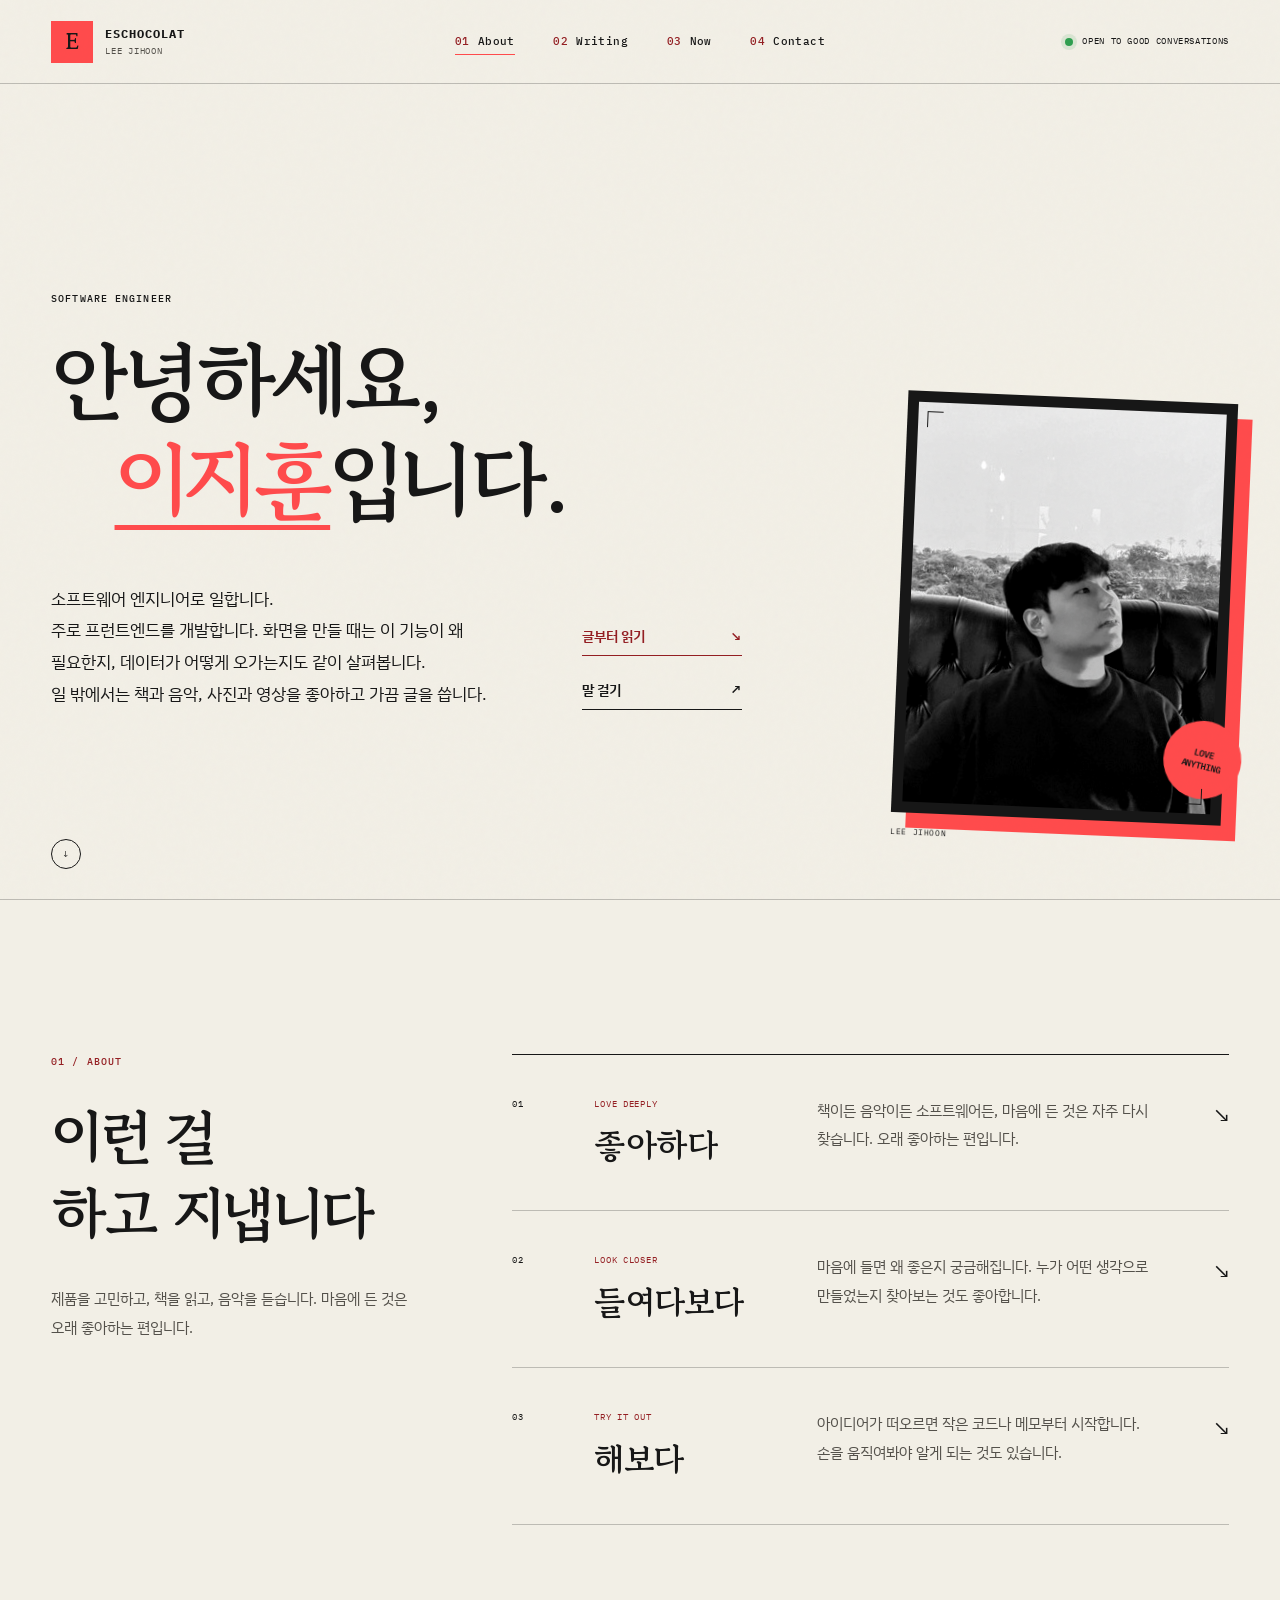
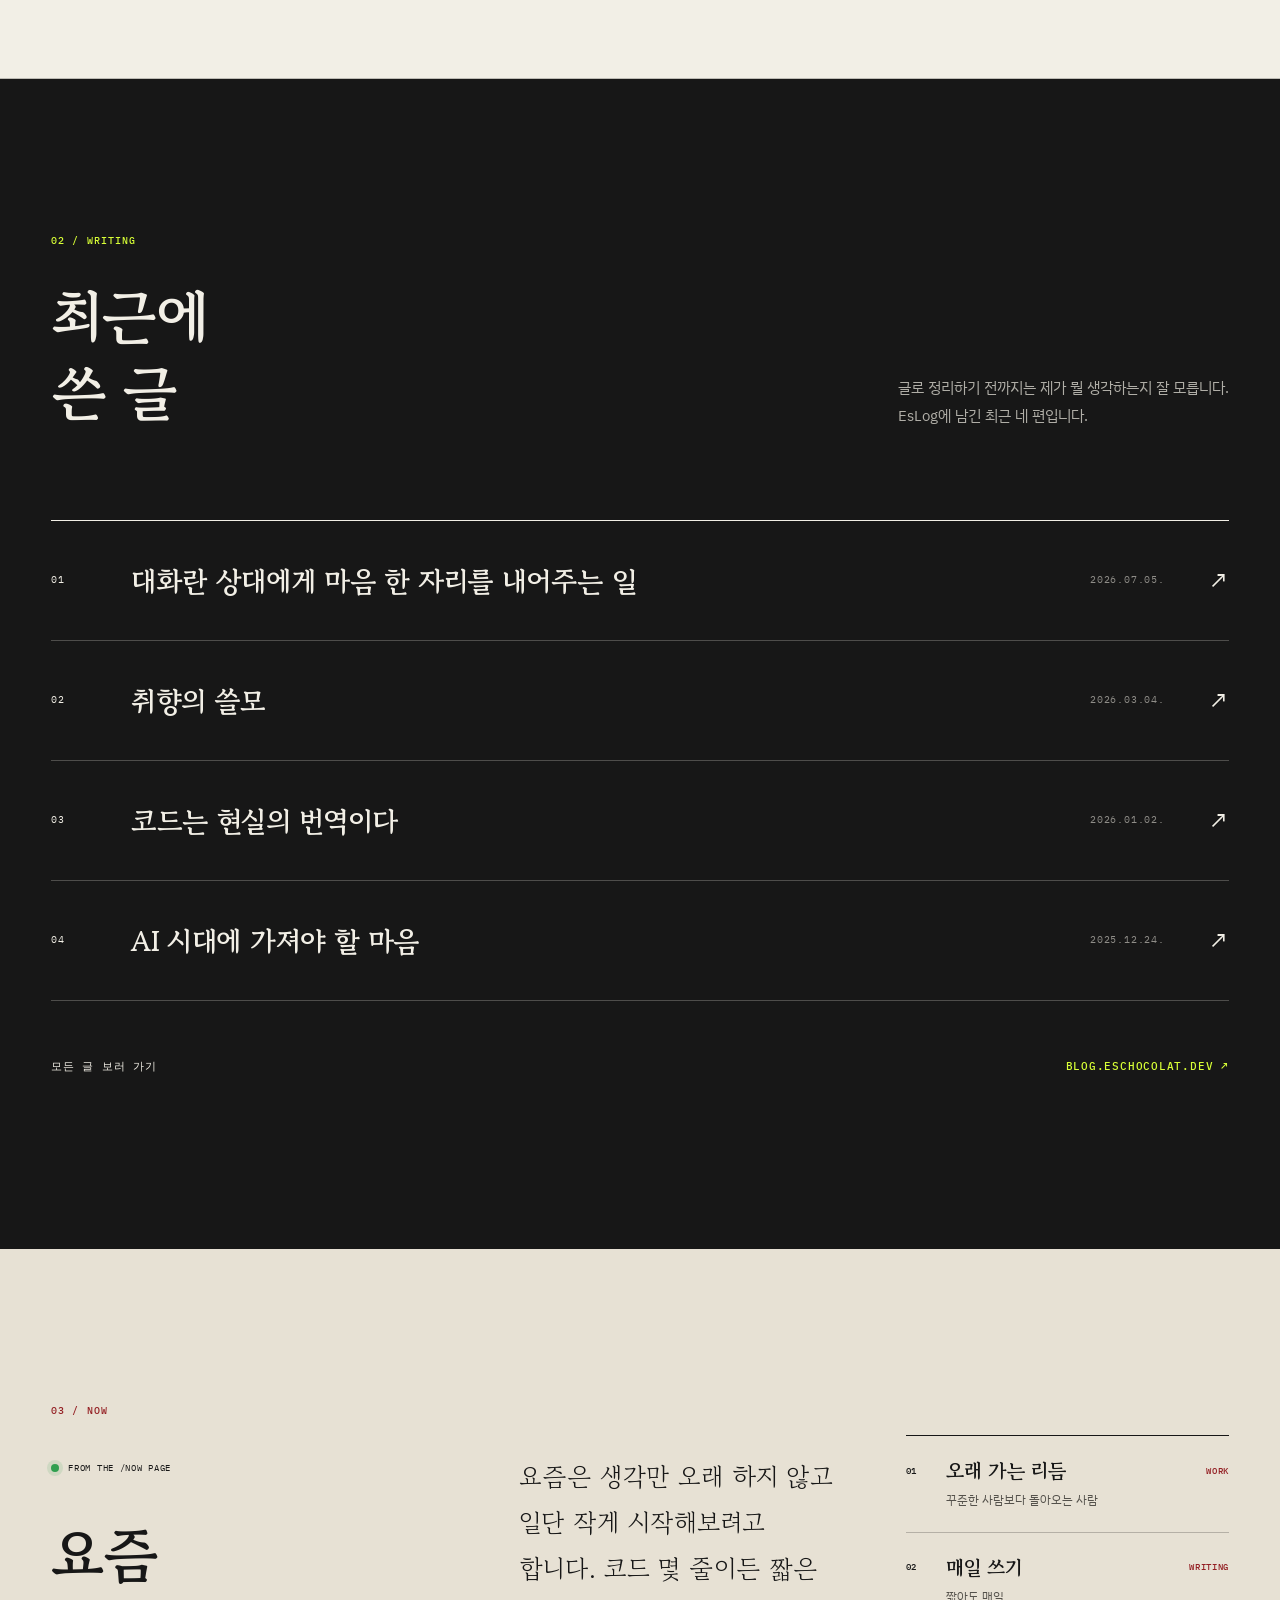
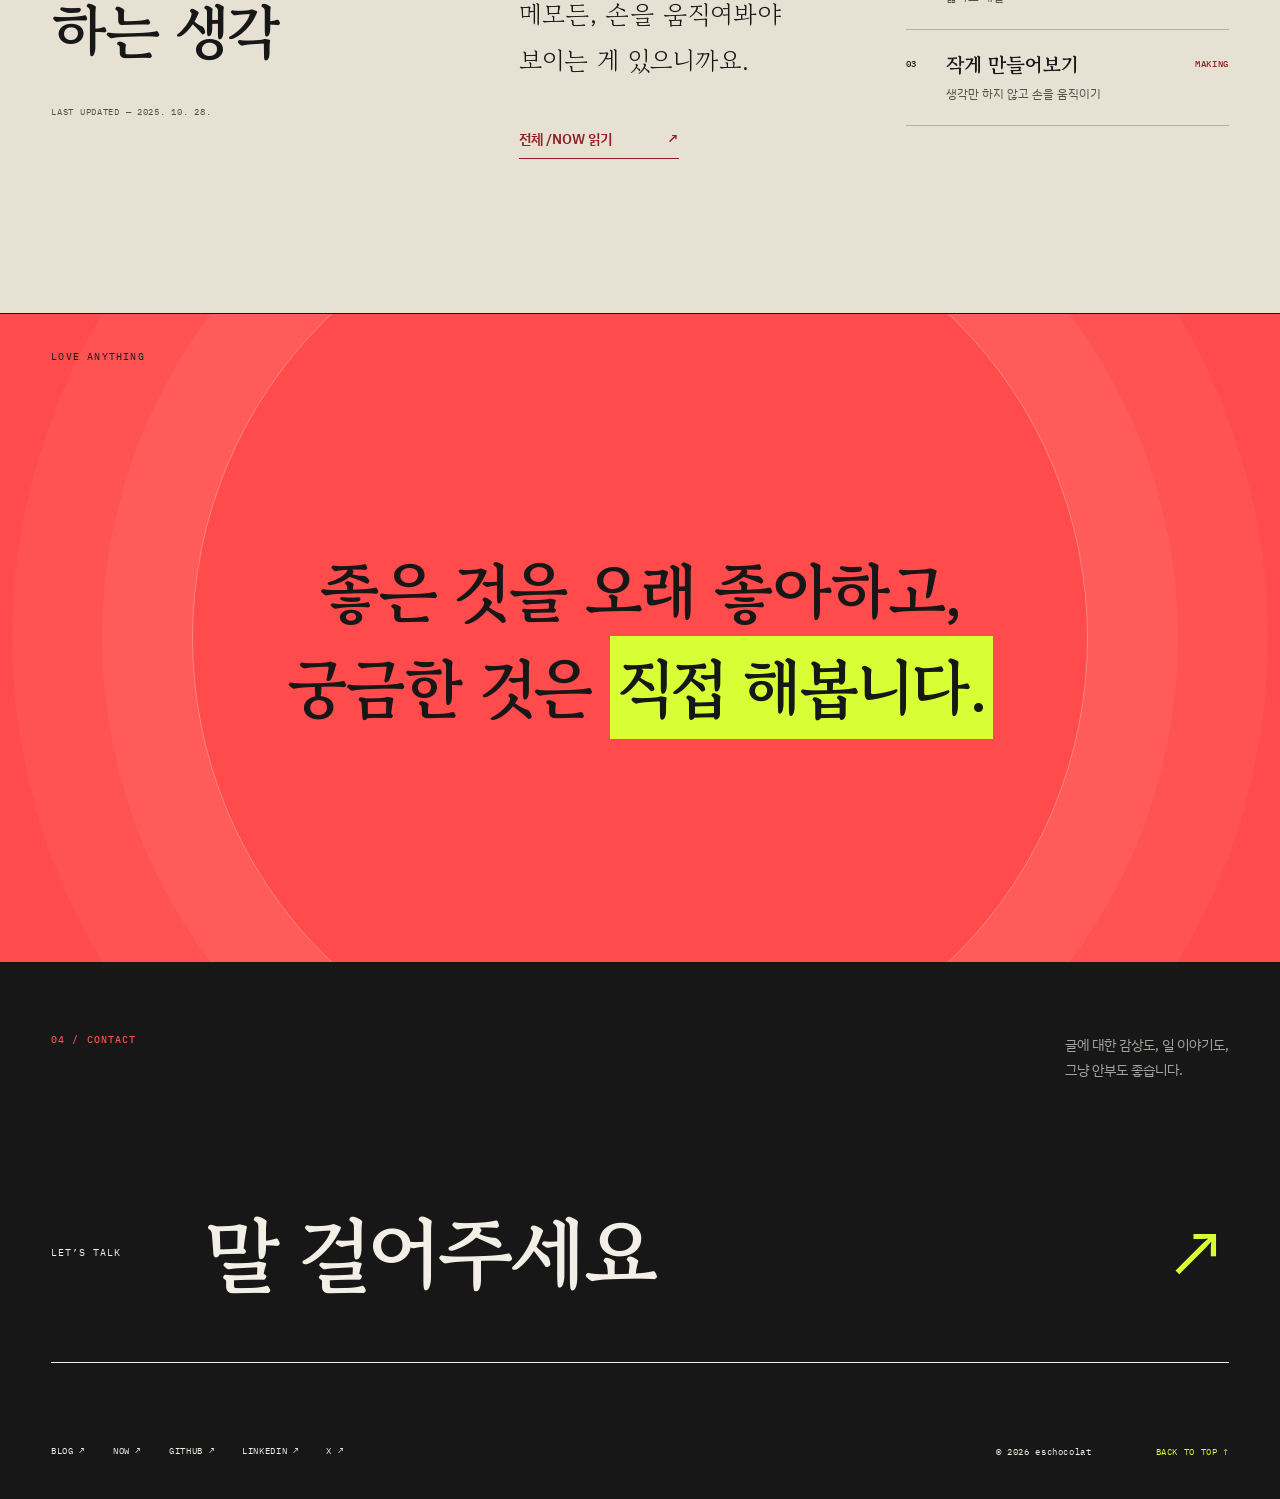
<file: index.html>
<!doctype html>
<html lang="ko">
<head>
  <!-- Google tag (gtag.js) -->
  <script async src="https://www.googletagmanager.com/gtag/js?id=G-3GJMM470ZQ"></script>
  <script>
    window.dataLayer = window.dataLayer || [];
    function gtag(){dataLayer.push(arguments);}
    gtag('js', new Date());

    gtag('config', 'G-3GJMM470ZQ');
  </script>
  <meta charset="utf-8">
  <meta name="viewport" content="width=device-width, initial-scale=1">
  <title>Lee Jihoon — Code, Words &amp; Taste</title>
  <meta name="description" content="소프트웨어 엔지니어 이지훈의 개인 공간입니다. 제품과 기술, 오래 좋아한 것들을 기록합니다.">
  <meta name="author" content="Lee Jihoon">
  <meta name="theme-color" content="#f2efe6">
  <meta property="og:title" content="Lee Jihoon — Code, Words &amp; Taste">
  <meta property="og:description" content="제품과 기술, 오래 좋아한 것들을 기록하는 이지훈의 개인 공간입니다.">
  <meta property="og:type" content="website">
  <meta property="og:url" content="https://www.eschocolat.dev">
  <meta property="og:image" content="https://www.eschocolat.dev/Eschocolat.png">
  <meta name="twitter:card" content="summary">
  <meta name="twitter:site" content="@_eschocolat">
  <link rel="icon" href="data:image/svg+xml,<svg xmlns='http://www.w3.org/2000/svg' viewBox='0 0 100 100'><rect width='100' height='100' fill='%23ff4b4c'/><text x='50' y='69' text-anchor='middle' font-size='58' font-family='serif' fill='%23171717'>E</text></svg>">
  <link rel="preconnect" href="https://fonts.googleapis.com">
  <link rel="preconnect" href="https://fonts.gstatic.com" crossorigin>
  <link href="https://fonts.googleapis.com/css2?family=Gowun+Batang:wght@400;700&amp;family=IBM+Plex+Mono:wght@400;500;600&amp;family=IBM+Plex+Sans+KR:wght@400;500;600;700&amp;display=swap" rel="stylesheet">
  <link rel="stylesheet" href="styles.css">
  <script>document.documentElement.classList.add('js');</script>
  <script src="app.js" defer></script>
</head>
<body>
  <a class="skip-link" href="#content">본문으로 건너뛰기</a>

  <header class="masthead" id="top">
    <div class="progress" aria-hidden="true"><span id="progressBar"></span></div>

    <a class="brand" href="#top" aria-label="Eschocolat 홈">
      <span class="brand-mark">E</span>
      <span>
        <strong>ESCHOCOLAT</strong>
        <small>LEE JIHOON</small>
      </span>
    </a>

    <button class="menu-button" id="menuButton" type="button" aria-expanded="false" aria-controls="primaryNav">
      <span>MENU</span>
      <i aria-hidden="true"></i>
    </button>

    <nav class="primary-nav" id="primaryNav" aria-label="주요 메뉴">
      <a href="#about"><span>01</span> About</a>
      <a href="#writing"><span>02</span> Writing</a>
      <a href="#now"><span>03</span> Now</a>
      <a href="#contact"><span>04</span> Contact</a>
    </nav>

    <p class="availability"><i aria-hidden="true"></i> OPEN TO GOOD CONVERSATIONS</p>
  </header>

  <main id="content">
    <section class="hero" id="about" aria-labelledby="heroTitle">
      <div class="hero-copy">
        <p class="kicker">SOFTWARE ENGINEER</p>
        <h1 id="heroTitle">
          <span class="line">안녕하세요,</span>
          <span class="line line-indent"><em>이지훈</em>입니다.</span>
        </h1>

        <div class="hero-deck">
          <p>
            소프트웨어 엔지니어로 일합니다.<br />주로 프런트엔드를 개발합니다. 화면을 만들 때는 이 기능이 왜 필요한지, 데이터가 어떻게 오가는지도 같이 살펴봅니다.<br />
            일 밖에서는 책과 음악, 사진과 영상을 좋아하고 가끔 글을 씁니다.
          </p>
          <div class="hero-actions">
            <a class="text-link text-link-strong" href="#writing">글부터 읽기 <span>↘</span></a>
            <a class="text-link" href="mailto:eschocolat.lee@gmail.com">말 걸기 <span>↗</span></a>
          </div>
        </div>
      </div>

      <figure class="portrait-card">
        <div class="portrait-frame">
          <img src="profile.jpg" alt="창가의 의자에 앉아 생각에 잠긴 이지훈" width="400" height="400">
          <span class="portrait-stamp" aria-hidden="true">LOVE<br>ANYTHING</span>
        </div>
        <figcaption>
          <span>LEE JIHOON</span>
        </figcaption>
      </figure>

      <a class="scroll-cue" href="#practice" aria-label="아래로 이동">
        <i aria-hidden="true">↓</i>
      </a>
    </section>

    <section class="practice section-shell" id="practice" aria-labelledby="practiceTitle">
      <div class="section-heading">
        <p class="section-number">01 / ABOUT</p>
        <h2 id="practiceTitle">이런 걸<br>하고 지냅니다</h2>
        <p class="section-note">제품을 고민하고, 책을 읽고, 음악을 듣습니다. 마음에 든 것은 오래 좋아하는 편입니다.</p>
      </div>

      <ol class="practice-list">
        <li>
          <span class="practice-no">01</span>
          <div>
            <p class="practice-en">LOVE DEEPLY</p>
            <h3>좋아하다</h3>
          </div>
          <p>책이든 음악이든 소프트웨어든, 마음에 든 것은 자주 다시 찾습니다. 오래 좋아하는 편입니다.</p>
          <span class="practice-arrow" aria-hidden="true">↘</span>
        </li>
        <li>
          <span class="practice-no">02</span>
          <div>
            <p class="practice-en">LOOK CLOSER</p>
            <h3>들여다보다</h3>
          </div>
          <p>마음에 들면 왜 좋은지 궁금해집니다. 누가 어떤 생각으로 만들었는지 찾아보는 것도 좋아합니다.</p>
          <span class="practice-arrow" aria-hidden="true">↘</span>
        </li>
        <li>
          <span class="practice-no">03</span>
          <div>
            <p class="practice-en">TRY IT OUT</p>
            <h3>해보다</h3>
          </div>
          <p>아이디어가 떠오르면 작은 코드나 메모부터 시작합니다. 손을 움직여봐야 알게 되는 것도 있습니다.</p>
          <span class="practice-arrow" aria-hidden="true">↘</span>
        </li>
      </ol>
    </section>

    <section class="writing section-shell" id="writing" aria-labelledby="writingTitle">
      <div class="writing-head">
        <div>
          <p class="section-number section-number-light">02 / WRITING</p>
          <h2 id="writingTitle">최근에<br>쓴 글</h2>
        </div>
        <p>글로 정리하기 전까지는 제가 뭘 생각하는지 잘 모릅니다.<br>EsLog에 남긴 최근 네 편입니다.</p>
      </div>

      <div class="post-list" id="postList" data-content-state="fallback">
        <a class="post-row" href="https://blog.eschocolat.dev/conversation-is-giving-a-place-in-your-heart/" target="_blank" rel="noreferrer">
          <span class="post-no">01</span>
          <span class="post-title">대화란 상대에게 마음 한 자리를 내어주는 일</span>
          <span class="post-meta">2026.07.05.</span>
          <span class="post-go" aria-hidden="true">↗</span>
        </a>
        <a class="post-row" href="https://blog.eschocolat.dev/the-value-of-taste/" target="_blank" rel="noreferrer">
          <span class="post-no">02</span>
          <span class="post-title">취향의 쓸모</span>
          <span class="post-meta">2026.03.04.</span>
          <span class="post-go" aria-hidden="true">↗</span>
        </a>
        <a class="post-row" href="https://blog.eschocolat.dev/code-is-the-translation-of-reality/" target="_blank" rel="noreferrer">
          <span class="post-no">03</span>
          <span class="post-title">코드는 현실의 번역이다</span>
          <span class="post-meta">2026.01.02.</span>
          <span class="post-go" aria-hidden="true">↗</span>
        </a>
        <a class="post-row" href="https://blog.eschocolat.dev/mindset-for-the-ai-era/" target="_blank" rel="noreferrer">
          <span class="post-no">04</span>
          <span class="post-title">AI 시대에 가져야 할 마음</span>
          <span class="post-meta">2025.12.24.</span>
          <span class="post-go" aria-hidden="true">↗</span>
        </a>
      </div>

      <a class="all-writing" href="https://blog.eschocolat.dev" target="_blank" rel="noreferrer">
        <span>모든 글 보러 가기</span>
        <strong>BLOG.ESCHOCOLAT.DEV ↗</strong>
      </a>
    </section>

    <section class="now section-shell" id="now" aria-labelledby="nowTitle">
      <div class="now-intro">
        <p class="section-number">03 / NOW</p>
        <p class="now-status"><i aria-hidden="true"></i> FROM THE /NOW PAGE</p>
        <h2 id="nowTitle">요즘<br>하는 생각</h2>
        <p class="now-date" id="nowDate">LAST UPDATED — 2025. 10. 28.</p>
      </div>

      <div class="now-copy">
        <p id="nowExcerpt">
          요즘은 생각만 오래 하지 않고 일단 작게 시작해보려고 합니다.
          코드 몇 줄이든 짧은 메모든, 손을 움직여봐야 보이는 게 있으니까요.
        </p>
        <a class="text-link text-link-strong" href="https://blog.eschocolat.dev/now" target="_blank" rel="noreferrer">전체 /NOW 읽기 <span>↗</span></a>
      </div>

      <ul class="workbench" aria-label="현재 관심사">
        <li><span>01</span><strong>오래 가는 리듬</strong><em>꾸준한 사람보다 돌아오는 사람</em><b>WORK</b></li>
        <li><span>02</span><strong>매일 쓰기</strong><em>짧아도 매일</em><b>WRITING</b></li>
        <li><span>03</span><strong>작게 만들어보기</strong><em>생각만 하지 않고 손을 움직이기</em><b>MAKING</b></li>
      </ul>
    </section>

    <section class="manifesto" aria-label="개인 문장">
      <p>LOVE ANYTHING</p>
      <blockquote>
        좋은 것을 오래 좋아하고,<br>
        궁금한 것은 <em>직접 해봅니다.</em>
      </blockquote>
    </section>
  </main>

  <footer class="contact" id="contact">
    <div class="contact-top">
      <p class="section-number">04 / CONTACT</p>
      <p>글에 대한 감상도, 일 이야기도,<br>그냥 안부도 좋습니다.</p>
    </div>

    <a class="contact-mail" href="mailto:eschocolat.lee@gmail.com">
      <span>LET’S TALK</span>
      <strong>말 걸어주세요</strong>
      <i aria-hidden="true">↗</i>
    </a>

    <div class="contact-bottom">
      <nav aria-label="외부 링크">
        <a href="https://blog.eschocolat.dev" target="_blank" rel="noreferrer">BLOG ↗</a>
        <a href="https://blog.eschocolat.dev/now" target="_blank" rel="noreferrer">NOW ↗</a>
        <a href="https://github.com/eschocolat" target="_blank" rel="noreferrer">GITHUB ↗</a>
        <a href="https://www.linkedin.com/in/eschocolat/" target="_blank" rel="noreferrer">LINKEDIN ↗</a>
        <a href="https://x.com/_eschocolat" target="_blank" rel="noreferrer">X ↗</a>
      </nav>
      <p>© <span id="year">2026</span> eschocolat</p>
      <a class="back-top" href="#top">BACK TO TOP ↑</a>
    </div>
  </footer>

  <noscript>
    <p class="noscript-note">JavaScript가 꺼져 있어도 모든 소개와 기본 글 목록을 읽을 수 있습니다.</p>
  </noscript>
</body>
</html>
</file>
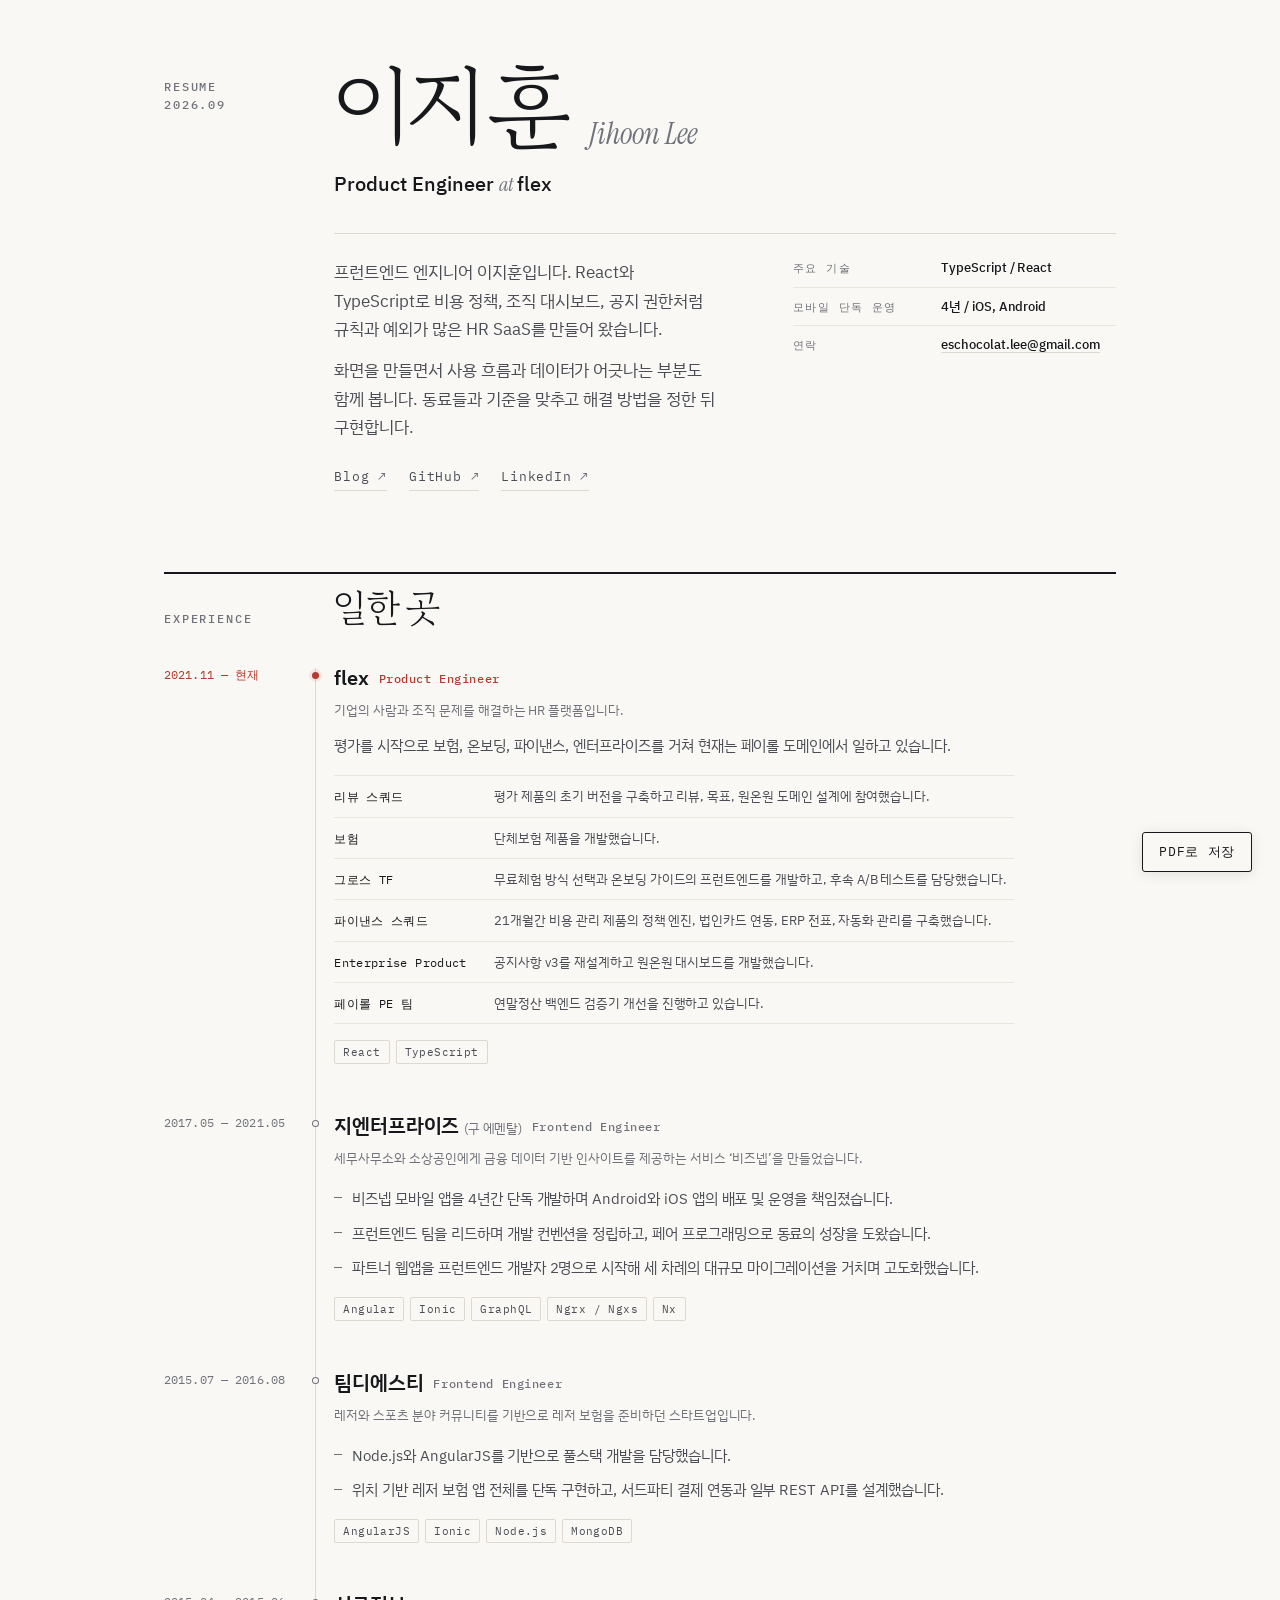
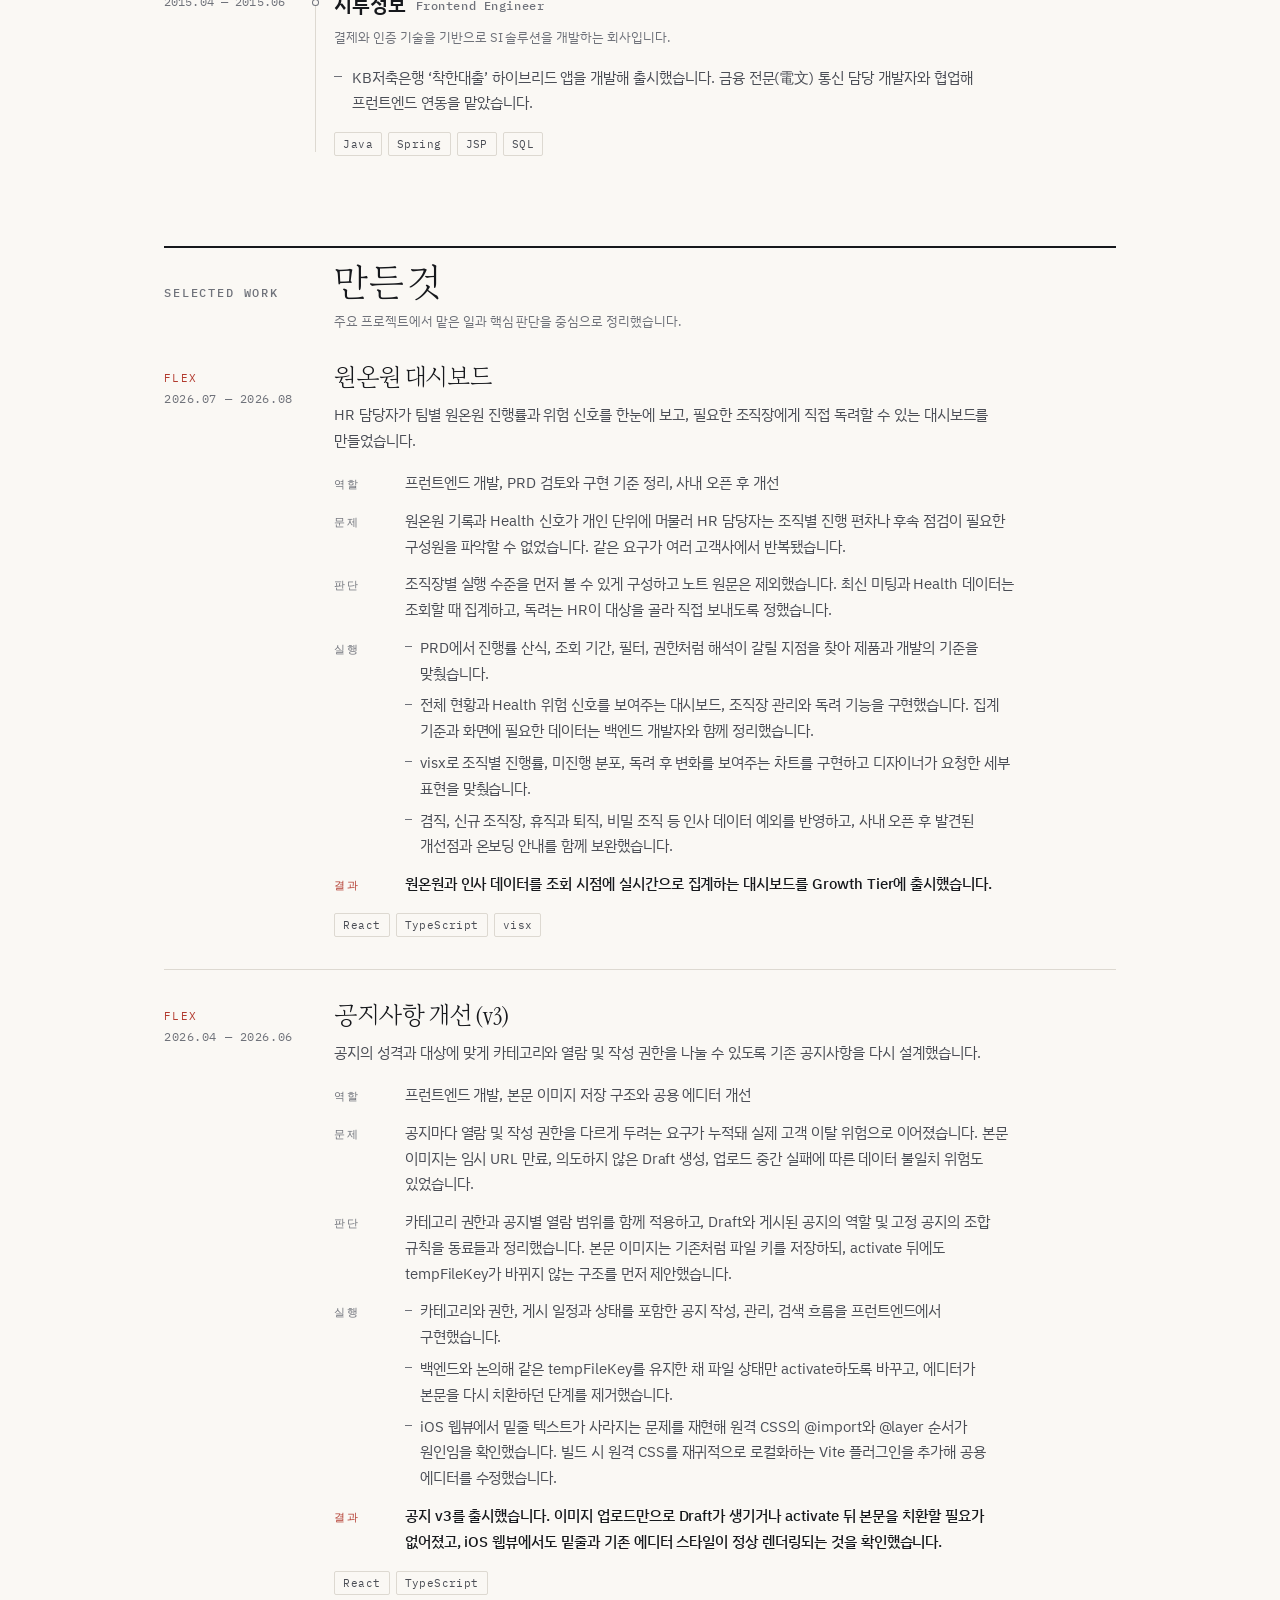
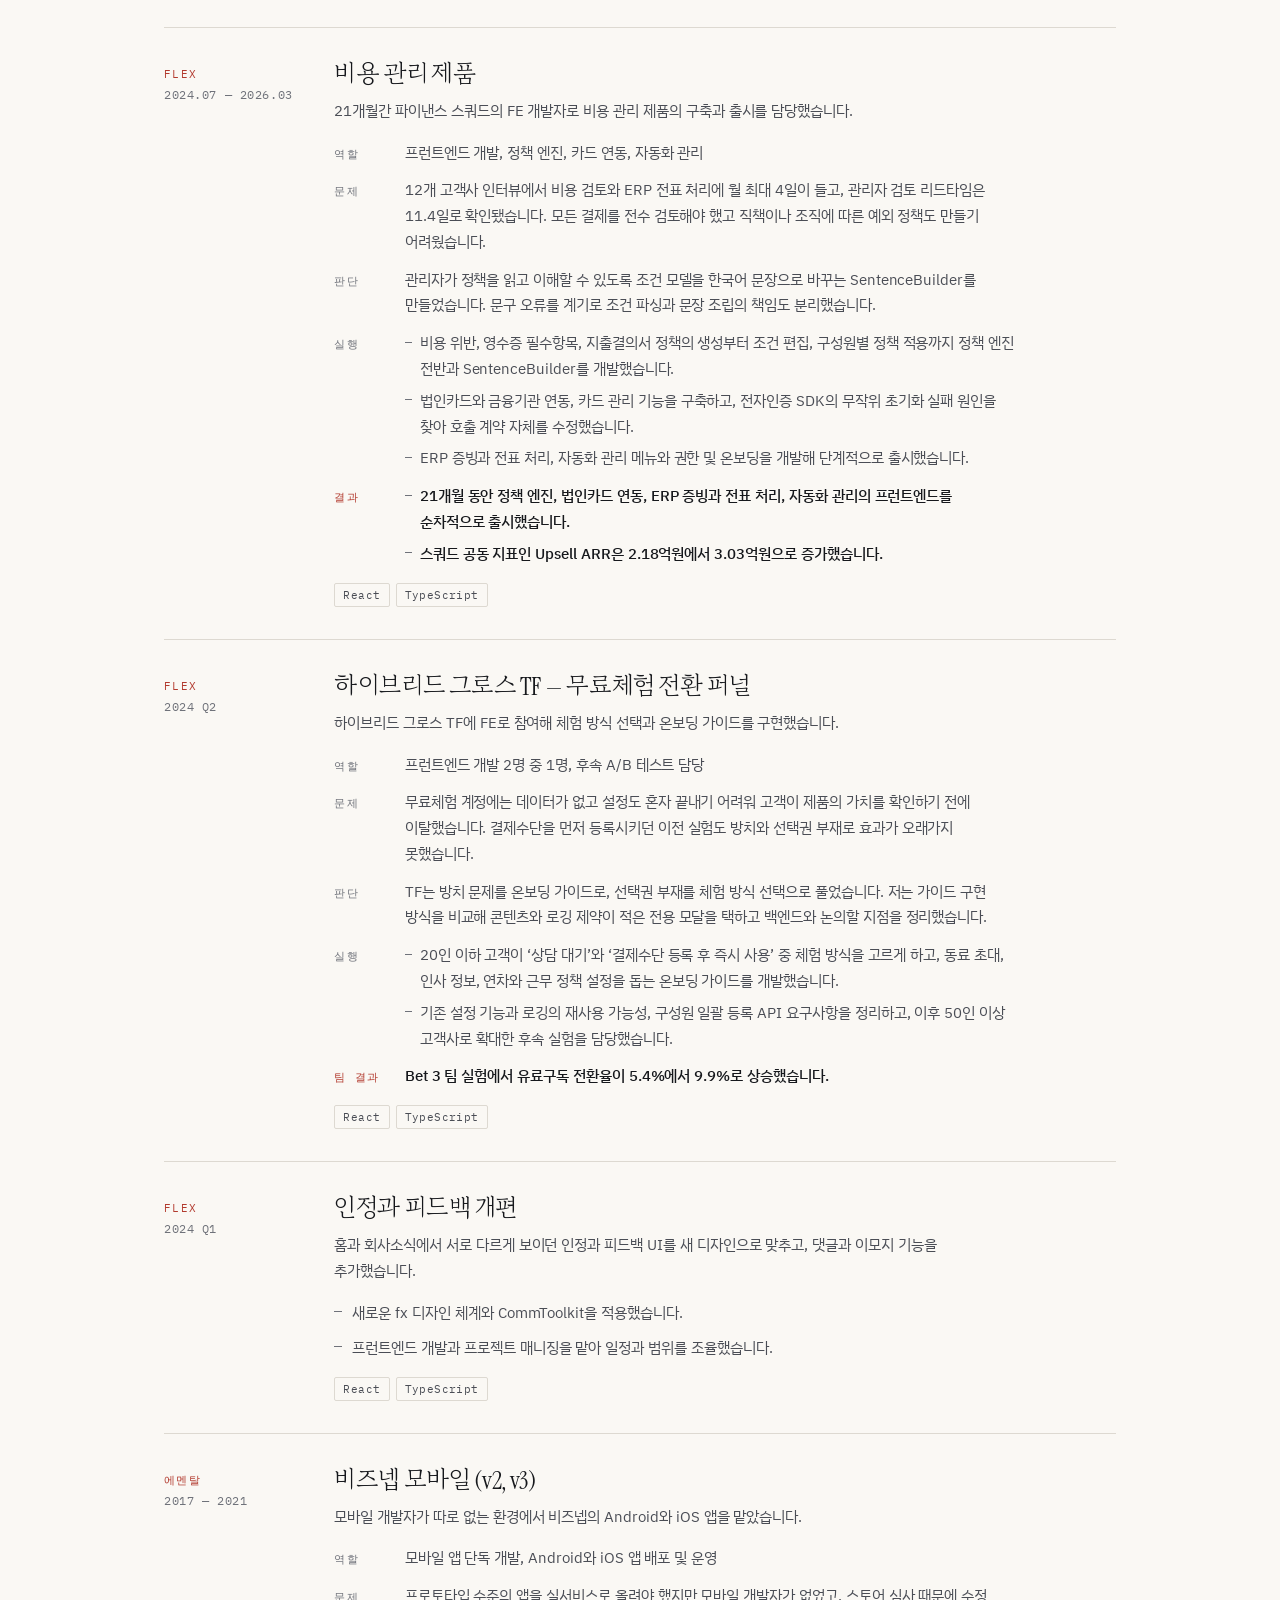
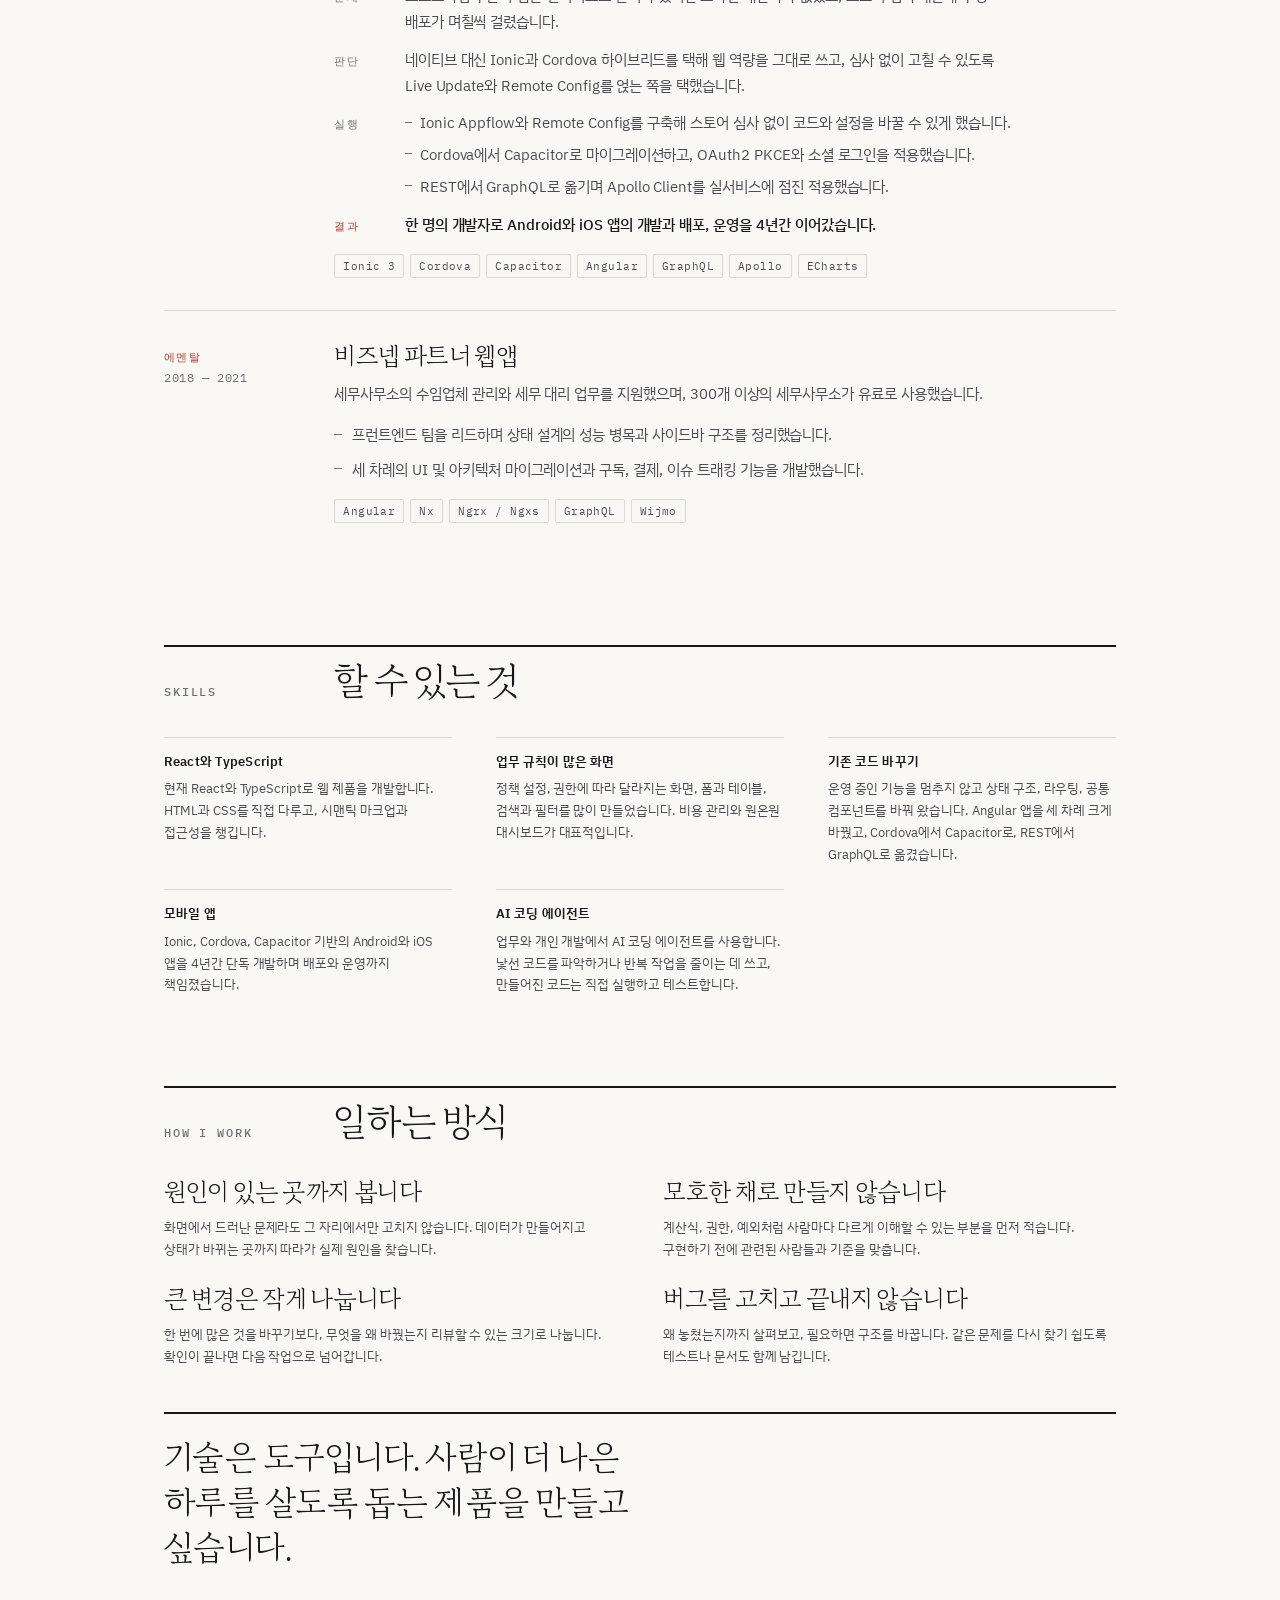
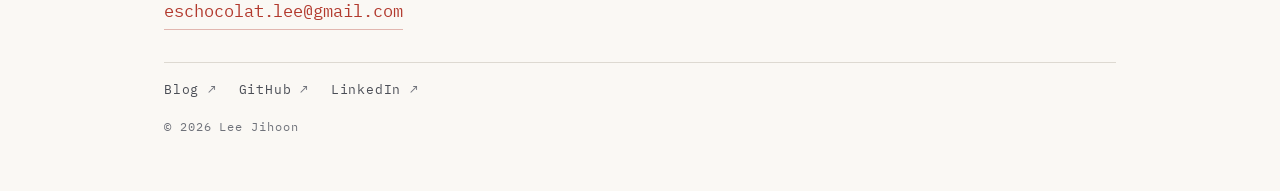
<file: resume.html>
<!doctype html>
<html lang="ko">
<head>
  <script async src="https://www.googletagmanager.com/gtag/js?id=G-3GJMM470ZQ"></script>
  <script>
    window.dataLayer = window.dataLayer || [];
    function gtag(){dataLayer.push(arguments);}
    gtag('js', new Date());
    gtag('config', 'G-3GJMM470ZQ');
  </script>
  <meta charset="utf-8">
  <meta name="viewport" content="width=device-width, initial-scale=1">
  <title>이지훈 — Resume</title>
  <meta name="description" content="React와 TypeScript로 규칙과 예외가 많은 HR SaaS를 만들어 온 프런트엔드 엔지니어 이지훈의 이력서입니다.">
  <meta name="author" content="Lee Jihoon">
  <meta name="theme-color" content="#faf8f4">
  <meta name="robots" content="noindex, follow">
  <meta property="og:title" content="이지훈 — Resume">
  <meta property="og:description" content="React와 TypeScript로 규칙과 예외가 많은 HR SaaS를 만들어 온 프런트엔드 엔지니어입니다.">
  <meta property="og:type" content="profile">
  <meta property="og:url" content="https://www.eschocolat.dev/resume.html">
  <meta property="og:image" content="https://www.eschocolat.dev/Eschocolat.png">
  <meta name="twitter:card" content="summary">
  <link rel="icon" href="data:image/svg+xml,<svg xmlns='http://www.w3.org/2000/svg' viewBox='0 0 100 100'><rect width='100' height='100' fill='%23faf8f4'/><text x='50' y='70' text-anchor='middle' font-size='58' font-family='serif' fill='%23b23a2e'>E</text></svg>">
  <link rel="preconnect" href="https://fonts.googleapis.com">
  <link rel="preconnect" href="https://fonts.gstatic.com" crossorigin>
  <link href="https://fonts.googleapis.com/css2?family=Gowun+Batang:wght@400;700&amp;family=Instrument+Serif:ital@0;1&amp;family=IBM+Plex+Mono:wght@400;500;600&amp;family=IBM+Plex+Sans+KR:wght@400;500;600;700&amp;display=swap" rel="stylesheet">
  <link rel="stylesheet" href="resume.css">
</head>
<body>
<a class="skip" href="#main">본문으로 건너뛰기</a>

<header class="head">
  <div class="head-inner">
    <p class="eyebrow">RESUME<br>2026.09</p>
    <h1>이지훈<span class="latin">Jihoon Lee</span></h1>
    <p class="role">Product Engineer <span class="at">at</span> flex</p>

    <div class="head-grid">
      <div class="lede">
        <p>프런트엔드 엔지니어 이지훈입니다. React와 TypeScript로 비용 정책, 조직 대시보드, 공지 권한처럼 규칙과 예외가 많은 HR SaaS를 만들어 왔습니다.</p>
        <p>화면을 만들면서 사용 흐름과 데이터가 어긋나는 부분도 함께 봅니다. 동료들과 기준을 맞추고 해결 방법을 정한 뒤 구현합니다.</p>
      </div>

      <ul class="facts">
        <li><span>주요 기술</span><b>TypeScript / React</b></li>
        <li><span>모바일 단독 운영</span><b>4년 / iOS, Android</b></li>
        <li><span>연락</span><b><a href="mailto:eschocolat.lee@gmail.com">eschocolat.lee@gmail.com</a></b></li>
      </ul>
    </div>

    <nav class="links" aria-label="외부 링크">
      <a href="https://blog.eschocolat.dev" target="_blank" rel="noreferrer">Blog</a>
      <a href="https://github.com/eschocolat" target="_blank" rel="noreferrer">GitHub</a>
      <a href="https://www.linkedin.com/in/eschocolat/" target="_blank" rel="noreferrer">LinkedIn</a>
    </nav>
  </div>
</header>

<main id="main">

  <section class="sec" aria-labelledby="s-exp">
    <div class="sec-head">
      <p class="sec-label">EXPERIENCE</p>
      <h2 id="s-exp">일한 곳</h2>
    </div>

    <ol class="track">
      <li class="entry is-current">
        <p class="entry-when"><time datetime="2021-11">2021.11</time> — 현재</p>
        <div class="entry-body">
          <h3>flex <span class="entry-role">Product Engineer</span></h3>
          <p class="entry-what">기업의 사람과 조직 문제를 해결하는 HR 플랫폼입니다.</p>
          <p class="entry-arc">평가를 시작으로 보험, 온보딩, 파이낸스, 엔터프라이즈를 거쳐 현재는 페이롤 도메인에서 일하고 있습니다.</p>
          <ol class="squads">
            <li><span>리뷰 스쿼드</span><p>평가 제품의 초기 버전을 구축하고 리뷰, 목표, 원온원 도메인 설계에 참여했습니다.</p></li>
            <li><span>보험</span><p>단체보험 제품을 개발했습니다.</p></li>
            <li><span>그로스 TF</span><p>무료체험 방식 선택과 온보딩 가이드의 프런트엔드를 개발하고, 후속 A/B 테스트를 담당했습니다.</p></li>
            <li><span>파이낸스 스쿼드</span><p>21개월간 비용 관리 제품의 정책 엔진, 법인카드 연동, ERP 전표, 자동화 관리를 구축했습니다.</p></li>
            <li><span>Enterprise Product</span><p>공지사항 v3를 재설계하고 원온원 대시보드를 개발했습니다.</p></li>
            <li><span>페이롤 PE 팀</span><p>연말정산 백엔드 검증기 개선을 진행하고 있습니다.</p></li>
          </ol>
          <p class="stack"><span>React</span><span>TypeScript</span></p>
        </div>
      </li>

      <li class="entry">
        <p class="entry-when"><time datetime="2017-05">2017.05</time> — <time datetime="2021-05">2021.05</time></p>
        <div class="entry-body">
          <h3>지엔터프라이즈 <span class="entry-was">(구 에멘탈)</span> <span class="entry-role">Frontend Engineer</span></h3>
          <p class="entry-what">세무사무소와 소상공인에게 금융 데이터 기반 인사이트를 제공하는 서비스 ‘비즈넵’을 만들었습니다.</p>
          <ul class="did">
            <li>비즈넵 모바일 앱을 4년간 단독 개발하며 Android와 iOS 앱의 배포 및 운영을 책임졌습니다.</li>
            <li>프런트엔드 팀을 리드하며 개발 컨벤션을 정립하고, 페어 프로그래밍으로 동료의 성장을 도왔습니다.</li>
            <li>파트너 웹앱을 프런트엔드 개발자 2명으로 시작해 세 차례의 대규모 마이그레이션을 거치며 고도화했습니다.</li>
          </ul>
          <p class="stack"><span>Angular</span><span>Ionic</span><span>GraphQL</span><span>Ngrx / Ngxs</span><span>Nx</span></p>
        </div>
      </li>

      <li class="entry">
        <p class="entry-when"><time datetime="2015-07">2015.07</time> — <time datetime="2016-08">2016.08</time></p>
        <div class="entry-body">
          <h3>팀디에스티 <span class="entry-role">Frontend Engineer</span></h3>
          <p class="entry-what">레저와 스포츠 분야 커뮤니티를 기반으로 레저 보험을 준비하던 스타트업입니다.</p>
          <ul class="did">
            <li>Node.js와 AngularJS를 기반으로 풀스택 개발을 담당했습니다.</li>
            <li>위치 기반 레저 보험 앱 전체를 단독 구현하고, 서드파티 결제 연동과 일부 REST API를 설계했습니다.</li>
          </ul>
          <p class="stack"><span>AngularJS</span><span>Ionic</span><span>Node.js</span><span>MongoDB</span></p>
        </div>
      </li>

      <li class="entry">
        <p class="entry-when"><time datetime="2015-04">2015.04</time> — <time datetime="2015-06">2015.06</time></p>
        <div class="entry-body">
          <h3>시루정보 <span class="entry-role">Frontend Engineer</span></h3>
          <p class="entry-what">결제와 인증 기술을 기반으로 SI 솔루션을 개발하는 회사입니다.</p>
          <ul class="did">
            <li>KB저축은행 ‘착한대출’ 하이브리드 앱을 개발해 출시했습니다. 금융 전문(電文) 통신 담당 개발자와 협업해 프런트엔드 연동을 맡았습니다.</li>
          </ul>
          <p class="stack"><span>Java</span><span>Spring</span><span>JSP</span><span>SQL</span></p>
        </div>
      </li>
    </ol>
  </section>

  <section class="sec sec-work" aria-labelledby="s-work">
    <div class="sec-head">
      <p class="sec-label">SELECTED WORK</p>
      <h2 id="s-work">만든 것</h2>
      <p class="sec-note">주요 프로젝트에서 맡은 일과 핵심 판단을 중심으로 정리했습니다.</p>
    </div>

    <div class="works">
      <article class="work">
        <p class="work-meta"><span class="work-org">flex</span><span class="work-year">2026.07 — 2026.08</span></p>
        <div class="work-body">
          <h3>원온원 대시보드</h3>
          <p class="work-lead">HR 담당자가 팀별 원온원 진행률과 위험 신호를 한눈에 보고, 필요한 조직장에게 직접 독려할 수 있는 대시보드를 만들었습니다.</p>
          <dl class="paar">
            <div class="paar-row">
              <dt>역할</dt>
              <dd>프런트엔드 개발, PRD 검토와 구현 기준 정리, 사내 오픈 후 개선</dd>
            </div>
            <div class="paar-row">
              <dt>문제</dt>
              <dd>원온원 기록과 Health 신호가 개인 단위에 머물러 HR 담당자는 조직별 진행 편차나 후속 점검이 필요한 구성원을 파악할 수 없었습니다. 같은 요구가 여러 고객사에서 반복됐습니다.</dd>
            </div>
            <div class="paar-row">
              <dt>판단</dt>
              <dd>조직장별 실행 수준을 먼저 볼 수 있게 구성하고 노트 원문은 제외했습니다. 최신 미팅과 Health 데이터는 조회할 때 집계하고, 독려는 HR이 대상을 골라 직접 보내도록 정했습니다.</dd>
            </div>
            <div class="paar-row">
              <dt>실행</dt>
              <dd><ul class="paar-acts">
              <li>PRD에서 진행률 산식, 조회 기간, 필터, 권한처럼 해석이 갈릴 지점을 찾아 제품과 개발의 기준을 맞췄습니다.</li>
              <li>전체 현황과 Health 위험 신호를 보여주는 대시보드, 조직장 관리와 독려 기능을 구현했습니다. 집계 기준과 화면에 필요한 데이터는 백엔드 개발자와 함께 정리했습니다.</li>
              <li>visx로 조직별 진행률, 미진행 분포, 독려 후 변화를 보여주는 차트를 구현하고 디자이너가 요청한 세부 표현을 맞췄습니다.</li>
              <li>겸직, 신규 조직장, 휴직과 퇴직, 비밀 조직 등 인사 데이터 예외를 반영하고, 사내 오픈 후 발견된 개선점과 온보딩 안내를 함께 보완했습니다.</li>
              </ul></dd>
            </div>
            <div class="paar-row is-result">
              <dt>결과</dt>
              <dd>원온원과 인사 데이터를 조회 시점에 실시간으로 집계하는 대시보드를 Growth Tier에 출시했습니다.</dd>
            </div>
          </dl>
          <p class="stack"><span>React</span><span>TypeScript</span><span>visx</span></p>
        </div>
      </article>

      <article class="work">
        <p class="work-meta"><span class="work-org">flex</span><span class="work-year">2026.04 — 2026.06</span></p>
        <div class="work-body">
          <h3>공지사항 개선 (v3)</h3>
          <p class="work-lead">공지의 성격과 대상에 맞게 카테고리와 열람 및 작성 권한을 나눌 수 있도록 기존 공지사항을 다시 설계했습니다.</p>
          <dl class="paar">
            <div class="paar-row">
              <dt>역할</dt>
              <dd>프런트엔드 개발, 본문 이미지 저장 구조와 공용 에디터 개선</dd>
            </div>
            <div class="paar-row">
              <dt>문제</dt>
              <dd>공지마다 열람 및 작성 권한을 다르게 두려는 요구가 누적돼 실제 고객 이탈 위험으로 이어졌습니다. 본문 이미지는 임시 URL 만료, 의도하지 않은 Draft 생성, 업로드 중간 실패에 따른 데이터 불일치 위험도 있었습니다.</dd>
            </div>
            <div class="paar-row">
              <dt>판단</dt>
              <dd>카테고리 권한과 공지별 열람 범위를 함께 적용하고, Draft와 게시된 공지의 역할 및 고정 공지의 조합 규칙을 동료들과 정리했습니다. 본문 이미지는 기존처럼 파일 키를 저장하되, activate 뒤에도 tempFileKey가 바뀌지 않는 구조를 먼저 제안했습니다.</dd>
            </div>
            <div class="paar-row">
              <dt>실행</dt>
              <dd><ul class="paar-acts">
              <li>카테고리와 권한, 게시 일정과 상태를 포함한 공지 작성, 관리, 검색 흐름을 프런트엔드에서 구현했습니다.</li>
              <li>백엔드와 논의해 같은 tempFileKey를 유지한 채 파일 상태만 activate하도록 바꾸고, 에디터가 본문을 다시 치환하던 단계를 제거했습니다.</li>
              <li>iOS 웹뷰에서 밑줄 텍스트가 사라지는 문제를 재현해 원격 CSS의 @import와 @layer 순서가 원인임을 확인했습니다. 빌드 시 원격 CSS를 재귀적으로 로컬화하는 Vite 플러그인을 추가해 공용 에디터를 수정했습니다.</li>
              </ul></dd>
            </div>
            <div class="paar-row is-result">
              <dt>결과</dt>
              <dd>공지 v3를 출시했습니다. 이미지 업로드만으로 Draft가 생기거나 activate 뒤 본문을 치환할 필요가 없어졌고, iOS 웹뷰에서도 밑줄과 기존 에디터 스타일이 정상 렌더링되는 것을 확인했습니다.</dd>
            </div>
          </dl>
          <p class="stack"><span>React</span><span>TypeScript</span></p>
        </div>
      </article>

      <article class="work">
        <p class="work-meta"><span class="work-org">flex</span><span class="work-year">2024.07 — 2026.03</span></p>
        <div class="work-body">
          <h3>비용 관리 제품</h3>
          <p class="work-lead">21개월간 파이낸스 스쿼드의 FE 개발자로 비용 관리 제품의 구축과 출시를 담당했습니다.</p>
          <dl class="paar">
            <div class="paar-row">
              <dt>역할</dt>
              <dd>프런트엔드 개발, 정책 엔진, 카드 연동, 자동화 관리</dd>
            </div>
            <div class="paar-row">
              <dt>문제</dt>
              <dd>12개 고객사 인터뷰에서 비용 검토와 ERP 전표 처리에 월 최대 4일이 들고, 관리자 검토 리드타임은 11.4일로 확인됐습니다. 모든 결제를 전수 검토해야 했고 직책이나 조직에 따른 예외 정책도 만들기 어려웠습니다.</dd>
            </div>
            <div class="paar-row">
              <dt>판단</dt>
              <dd>관리자가 정책을 읽고 이해할 수 있도록 조건 모델을 한국어 문장으로 바꾸는 SentenceBuilder를 만들었습니다. 문구 오류를 계기로 조건 파싱과 문장 조립의 책임도 분리했습니다.</dd>
            </div>
            <div class="paar-row">
              <dt>실행</dt>
              <dd><ul class="paar-acts">
              <li>비용 위반, 영수증 필수항목, 지출결의서 정책의 생성부터 조건 편집, 구성원별 정책 적용까지 정책 엔진 전반과 SentenceBuilder를 개발했습니다.</li>
              <li>법인카드와 금융기관 연동, 카드 관리 기능을 구축하고, 전자인증 SDK의 무작위 초기화 실패 원인을 찾아 호출 계약 자체를 수정했습니다.</li>
              <li>ERP 증빙과 전표 처리, 자동화 관리 메뉴와 권한 및 온보딩을 개발해 단계적으로 출시했습니다.</li>
              </ul></dd>
            </div>
            <div class="paar-row is-result">
              <dt>결과</dt>
              <dd><ul class="paar-acts">
              <li>21개월 동안 정책 엔진, 법인카드 연동, ERP 증빙과 전표 처리, 자동화 관리의 프런트엔드를 순차적으로 출시했습니다.</li>
              <li>스쿼드 공동 지표인 Upsell ARR은 2.18억원에서 3.03억원으로 증가했습니다.</li>
              </ul></dd>
            </div>
          </dl>
          <p class="stack"><span>React</span><span>TypeScript</span></p>
        </div>
      </article>

      <article class="work">
        <p class="work-meta"><span class="work-org">flex</span><span class="work-year">2024 Q2</span></p>
        <div class="work-body">
          <h3>하이브리드 그로스 TF — 무료체험 전환 퍼널</h3>
          <p class="work-lead">하이브리드 그로스 TF에 FE로 참여해 체험 방식 선택과 온보딩 가이드를 구현했습니다.</p>
          <dl class="paar">
            <div class="paar-row">
              <dt>역할</dt>
              <dd>프런트엔드 개발 2명 중 1명, 후속 A/B 테스트 담당</dd>
            </div>
            <div class="paar-row">
              <dt>문제</dt>
              <dd>무료체험 계정에는 데이터가 없고 설정도 혼자 끝내기 어려워 고객이 제품의 가치를 확인하기 전에 이탈했습니다. 결제수단을 먼저 등록시키던 이전 실험도 방치와 선택권 부재로 효과가 오래가지 못했습니다.</dd>
            </div>
            <div class="paar-row">
              <dt>판단</dt>
              <dd>TF는 방치 문제를 온보딩 가이드로, 선택권 부재를 체험 방식 선택으로 풀었습니다. 저는 가이드 구현 방식을 비교해 콘텐츠와 로깅 제약이 적은 전용 모달을 택하고 백엔드와 논의할 지점을 정리했습니다.</dd>
            </div>
            <div class="paar-row">
              <dt>실행</dt>
              <dd><ul class="paar-acts">
              <li>20인 이하 고객이 ‘상담 대기’와 ‘결제수단 등록 후 즉시 사용’ 중 체험 방식을 고르게 하고, 동료 초대, 인사 정보, 연차와 근무 정책 설정을 돕는 온보딩 가이드를 개발했습니다.</li>
              <li>기존 설정 기능과 로깅의 재사용 가능성, 구성원 일괄 등록 API 요구사항을 정리하고, 이후 50인 이상 고객사로 확대한 후속 실험을 담당했습니다.</li>
              </ul></dd>
            </div>
            <div class="paar-row is-result">
              <dt>팀 결과</dt>
              <dd>Bet 3 팀 실험에서 유료구독 전환율이 5.4%에서 9.9%로 상승했습니다.</dd>
            </div>
          </dl>
          <p class="stack"><span>React</span><span>TypeScript</span></p>
        </div>
      </article>

      <article class="work">
        <p class="work-meta"><span class="work-org">flex</span><span class="work-year">2024 Q1</span></p>
        <div class="work-body">
          <h3>인정과 피드백 개편</h3>
          <p class="work-lead">홈과 회사소식에서 서로 다르게 보이던 인정과 피드백 UI를 새 디자인으로 맞추고, 댓글과 이모지 기능을 추가했습니다.</p>
          <ul class="did">
            <li>새로운 fx 디자인 체계와 CommToolkit을 적용했습니다.</li>
            <li>프런트엔드 개발과 프로젝트 매니징을 맡아 일정과 범위를 조율했습니다.</li>
          </ul>
          <p class="stack"><span>React</span><span>TypeScript</span></p>
        </div>
      </article>

      <article class="work">
        <p class="work-meta"><span class="work-org">에멘탈</span><span class="work-year">2017 — 2021</span></p>
        <div class="work-body">
          <h3>비즈넵 모바일 (v2, v3)</h3>
          <p class="work-lead">모바일 개발자가 따로 없는 환경에서 비즈넵의 Android와 iOS 앱을 맡았습니다.</p>
          <dl class="paar">
            <div class="paar-row">
              <dt>역할</dt>
              <dd>모바일 앱 단독 개발, Android와 iOS 앱 배포 및 운영</dd>
            </div>
            <div class="paar-row">
              <dt>문제</dt>
              <dd>프로토타입 수준의 앱을 실서비스로 올려야 했지만 모바일 개발자가 없었고, 스토어 심사 때문에 수정 배포가 며칠씩 걸렸습니다.</dd>
            </div>
            <div class="paar-row">
              <dt>판단</dt>
              <dd>네이티브 대신 Ionic과 Cordova 하이브리드를 택해 웹 역량을 그대로 쓰고, 심사 없이 고칠 수 있도록 Live Update와 Remote Config를 얹는 쪽을 택했습니다.</dd>
            </div>
            <div class="paar-row">
              <dt>실행</dt>
              <dd><ul class="paar-acts">
              <li>Ionic Appflow와 Remote Config를 구축해 스토어 심사 없이 코드와 설정을 바꿀 수 있게 했습니다.</li>
              <li>Cordova에서 Capacitor로 마이그레이션하고, OAuth2 PKCE와 소셜 로그인을 적용했습니다.</li>
              <li>REST에서 GraphQL로 옮기며 Apollo Client를 실서비스에 점진 적용했습니다.</li>
              </ul></dd>
            </div>
            <div class="paar-row is-result">
              <dt>결과</dt>
              <dd>한 명의 개발자로 Android와 iOS 앱의 개발과 배포, 운영을 4년간 이어갔습니다.</dd>
            </div>
          </dl>
          <p class="stack"><span>Ionic 3</span><span>Cordova</span><span>Capacitor</span><span>Angular</span><span>GraphQL</span><span>Apollo</span><span>ECharts</span></p>
        </div>
      </article>

      <article class="work">
        <p class="work-meta"><span class="work-org">에멘탈</span><span class="work-year">2018 — 2021</span></p>
        <div class="work-body">
          <h3>비즈넵 파트너 웹앱</h3>
          <p class="work-lead">세무사무소의 수임업체 관리와 세무 대리 업무를 지원했으며, 300개 이상의 세무사무소가 유료로 사용했습니다.</p>
          <ul class="did">
            <li>프런트엔드 팀을 리드하며 상태 설계의 성능 병목과 사이드바 구조를 정리했습니다.</li>
            <li>세 차례의 UI 및 아키텍처 마이그레이션과 구독, 결제, 이슈 트래킹 기능을 개발했습니다.</li>
          </ul>
          <p class="stack"><span>Angular</span><span>Nx</span><span>Ngrx / Ngxs</span><span>GraphQL</span><span>Wijmo</span></p>
        </div>
      </article>

    </div>
  </section>

  <section class="sec sec-skills" aria-labelledby="s-skill">
    <div class="sec-head">
      <p class="sec-label">SKILLS</p>
      <h2 id="s-skill">할 수 있는 것</h2>
    </div>

    <div class="skills">
      <div class="skill">
        <h3>React와 TypeScript</h3>
        <p>현재 React와 TypeScript로 웹 제품을 개발합니다. HTML과 CSS를 직접 다루고, 시맨틱 마크업과 접근성을 챙깁니다.</p>
      </div>
      <div class="skill">
        <h3>업무 규칙이 많은 화면</h3>
        <p>정책 설정, 권한에 따라 달라지는 화면, 폼과 테이블, 검색과 필터를 많이 만들었습니다. 비용 관리와 원온원 대시보드가 대표적입니다.</p>
      </div>
      <div class="skill">
        <h3>기존 코드 바꾸기</h3>
        <p>운영 중인 기능을 멈추지 않고 상태 구조, 라우팅, 공통 컴포넌트를 바꿔 왔습니다. Angular 앱을 세 차례 크게 바꿨고, Cordova에서 Capacitor로, REST에서 GraphQL로 옮겼습니다.</p>
      </div>
      <div class="skill">
        <h3>모바일 앱</h3>
        <p>Ionic, Cordova, Capacitor 기반의 Android와 iOS 앱을 4년간 단독 개발하며 배포와 운영까지 책임졌습니다.</p>
      </div>
      <div class="skill">
        <h3>AI 코딩 에이전트</h3>
        <p>업무와 개인 개발에서 AI 코딩 에이전트를 사용합니다. 낯선 코드를 파악하거나 반복 작업을 줄이는 데 쓰고, 만들어진 코드는 직접 실행하고 테스트합니다.</p>
      </div>
    </div>
  </section>

  <section class="sec sec-how" aria-labelledby="s-how">
    <div class="sec-head">
      <p class="sec-label">HOW I WORK</p>
      <h2 id="s-how">일하는 방식</h2>
    </div>

    <div class="hows">
      <article class="how">
        <h3>원인이 있는 곳까지 봅니다</h3>
        <p>화면에서 드러난 문제라도 그 자리에서만 고치지 않습니다. 데이터가 만들어지고 상태가 바뀌는 곳까지 따라가 실제 원인을 찾습니다.</p>
      </article>
      <article class="how">
        <h3>모호한 채로 만들지 않습니다</h3>
        <p>계산식, 권한, 예외처럼 사람마다 다르게 이해할 수 있는 부분을 먼저 적습니다. 구현하기 전에 관련된 사람들과 기준을 맞춥니다.</p>
      </article>
      <article class="how">
        <h3>큰 변경은 작게 나눕니다</h3>
        <p>한 번에 많은 것을 바꾸기보다, 무엇을 왜 바꿨는지 리뷰할 수 있는 크기로 나눕니다. 확인이 끝나면 다음 작업으로 넘어갑니다.</p>
      </article>
      <article class="how">
        <h3>버그를 고치고 끝내지 않습니다</h3>
        <p>왜 놓쳤는지까지 살펴보고, 필요하면 구조를 바꿉니다. 같은 문제를 다시 찾기 쉽도록 테스트나 문서도 함께 남깁니다.</p>
      </article>
    </div>
  </section>

</main>

<footer class="foot">
  <p class="foot-line">기술은 도구입니다. 사람이 더 나은 하루를 살도록 돕는 제품을 만들고 싶습니다.</p>
  <a class="foot-mail" href="mailto:eschocolat.lee@gmail.com">eschocolat.lee@gmail.com</a>
  <nav class="foot-links" aria-label="외부 링크">
    <a href="https://blog.eschocolat.dev" target="_blank" rel="noreferrer">Blog</a>
    <a href="https://github.com/eschocolat" target="_blank" rel="noreferrer">GitHub</a>
    <a href="https://www.linkedin.com/in/eschocolat/" target="_blank" rel="noreferrer">LinkedIn</a>
  </nav>
  <p class="foot-copy">© <span id="year">2026</span> Lee Jihoon</p>
</footer>

<button class="print-cta" type="button" id="printBtn">PDF로 저장</button>

<script>
  document.getElementById('year').textContent = new Date().getFullYear();
  document.getElementById('printBtn').addEventListener('click', function () {
    window.print();
  });
</script>
</body>
</html>
</file>
<file: styles.css>
:root {
  --paper: #f2efe6;
  --paper-deep: #e7e1d4;
  --ink: #171717;
  --ink-soft: #54514b;
  --red: #ff4b4c;
  --red-deep: #941f23;
  --acid: #d8ff36;
  --line: rgba(23, 23, 23, 0.24);
  --line-light: rgba(242, 239, 230, 0.25);
  --serif: "Gowun Batang", "Nanum Myeongjo", Georgia, serif;
  --sans: "IBM Plex Sans KR", "Apple SD Gothic Neo", sans-serif;
  --mono: "IBM Plex Mono", "SFMono-Regular", Consolas, monospace;
  --page-pad: clamp(20px, 4vw, 68px);
  --header-h: 84px;
}

*,
*::before,
*::after {
  box-sizing: border-box;
}

html {
  scroll-behavior: smooth;
  scroll-padding-top: calc(var(--header-h) + 20px);
  overflow-x: clip;
}

body {
  margin: 0;
  background: var(--paper);
  color: var(--ink);
  font-family: var(--sans);
  font-size: 16px;
  line-height: 1.65;
  overflow-x: clip;
  -webkit-font-smoothing: antialiased;
}

body::before {
  position: fixed;
  inset: 0;
  z-index: 100;
  pointer-events: none;
  content: "";
  opacity: 0.055;
  background-image: url("data:image/svg+xml,%3Csvg viewBox='0 0 180 180' xmlns='http://www.w3.org/2000/svg'%3E%3Cfilter id='n'%3E%3CfeTurbulence type='fractalNoise' baseFrequency='.82' numOctaves='3' stitchTiles='stitch'/%3E%3C/filter%3E%3Crect width='100%25' height='100%25' filter='url(%23n)' opacity='.38'/%3E%3C/svg%3E");
  mix-blend-mode: multiply;
}

::selection {
  color: var(--paper);
  background: var(--red);
}

a {
  color: inherit;
  text-decoration: none;
}

button {
  color: inherit;
  font: inherit;
}

img {
  display: block;
  max-width: 100%;
}

p,
h1,
h2,
h3,
figure,
blockquote,
ol,
ul {
  margin: 0;
}

ol,
ul {
  padding: 0;
  list-style: none;
}

:focus-visible {
  outline: 3px solid var(--red-deep);
  outline-offset: 4px;
}

.writing :focus-visible,
.contact :focus-visible {
  outline-color: var(--acid);
}

.skip-link {
  position: fixed;
  top: 12px;
  left: 12px;
  z-index: 1000;
  padding: 10px 14px;
  color: var(--paper);
  background: var(--ink);
  font-family: var(--mono);
  font-size: 12px;
  transform: translateY(-160%);
  transition: transform 180ms ease;
}

.skip-link:focus {
  transform: translateY(0);
}

.progress {
  position: absolute;
  right: 0;
  bottom: -1px;
  left: 0;
  height: 2px;
  background: transparent;
}

.progress span {
  display: block;
  width: 0;
  height: 100%;
  background: var(--acid);
  transform-origin: left;
}

.masthead {
  position: sticky;
  top: 0;
  z-index: 90;
  display: grid;
  grid-template-columns: 1fr auto 1fr;
  align-items: center;
  min-height: var(--header-h);
  padding: 12px var(--page-pad);
  border-bottom: 1px solid var(--line);
  background: rgba(242, 239, 230, 0.9);
  backdrop-filter: blur(12px);
}

.brand {
  display: inline-flex;
  align-items: center;
  justify-self: start;
  gap: 12px;
  line-height: 1.1;
}

.brand-mark {
  display: grid;
  width: 42px;
  height: 42px;
  place-items: center;
  color: var(--ink);
  background: var(--red);
  font-family: var(--serif);
  font-size: 23px;
  font-weight: 700;
  transition: color 180ms ease, background 180ms ease, transform 180ms ease;
}

.brand:hover .brand-mark {
  color: var(--acid);
  background: var(--ink);
  transform: rotate(-5deg);
}

.brand strong,
.brand small {
  display: block;
  font-family: var(--mono);
}

.brand strong {
  font-size: 12px;
  letter-spacing: 0.08em;
}

.brand small {
  margin-top: 5px;
  color: var(--ink-soft);
  font-size: 9px;
  letter-spacing: 0.08em;
}

.primary-nav {
  display: flex;
  align-items: center;
  gap: clamp(20px, 3vw, 48px);
}

.primary-nav a {
  position: relative;
  display: inline-flex;
  gap: 8px;
  padding: 8px 0;
  font-family: var(--mono);
  font-size: 11px;
  font-weight: 500;
  letter-spacing: 0.04em;
}

.primary-nav a::after {
  position: absolute;
  right: 0;
  bottom: 4px;
  left: 0;
  height: 1px;
  content: "";
  background: var(--red);
  transform: scaleX(0);
  transform-origin: right;
  transition: transform 180ms ease;
}

.primary-nav a:hover::after,
.primary-nav a[aria-current="true"]::after {
  transform: scaleX(1);
  transform-origin: left;
}

.primary-nav span {
  color: var(--red-deep);
}

.availability {
  display: flex;
  align-items: center;
  justify-self: end;
  gap: 9px;
  font-family: var(--mono);
  font-size: 9px;
  letter-spacing: 0.07em;
}

.availability i,
.now-status i {
  width: 8px;
  height: 8px;
  border-radius: 50%;
  background: #2f9f4f;
  box-shadow: 0 0 0 4px rgba(47, 159, 79, 0.13);
  animation: pulse 2.2s ease-in-out infinite;
}

.menu-button {
  display: none;
  align-items: center;
  gap: 12px;
  padding: 10px 0;
  border: 0;
  background: none;
  font-family: var(--mono);
  font-size: 11px;
  cursor: pointer;
}

.menu-button i,
.menu-button i::after {
  display: block;
  width: 20px;
  height: 1px;
  content: "";
  background: currentColor;
  transition: transform 180ms ease;
}

.menu-button i::after {
  transform: translateY(5px);
}

.menu-button[aria-expanded="true"] i {
  transform: translateY(3px) rotate(45deg);
}

.menu-button[aria-expanded="true"] i::after {
  transform: rotate(-90deg);
}

@keyframes pulse {
  50% {
    opacity: 0.45;
    transform: scale(0.8);
  }
}

.hero {
  position: relative;
  display: grid;
  grid-template-columns: repeat(12, minmax(0, 1fr));
  min-height: calc(100svh - var(--header-h));
  padding: clamp(60px, 8vh, 110px) var(--page-pad) 54px;
  border-bottom: 1px solid var(--line);
}



.hero-copy {
  grid-column: 1 / 10;
  grid-row: 1;
  align-self: center;
  min-width: 0;
  z-index: 2;
}

.kicker,
.section-number {
  font-family: var(--mono);
  font-size: 10px;
  font-weight: 500;
  letter-spacing: 0.11em;
}

.kicker {
  display: flex;
  gap: 16px;
  margin-bottom: 22px;
}

.kicker span {
  color: var(--red-deep);
}

.hero h1 {
  max-width: 1050px;
  min-width: 0;
  font-family: var(--serif);
  font-size: clamp(48px, 6.6vw, 112px);
  font-weight: 700;
  letter-spacing: -0.045em;
  line-height: 1.18;
  overflow-wrap: anywhere;
  word-break: keep-all;
}

.hero h1 .line {
  display: block;
}

.hero h1 .line-indent {
  padding-left: 0.75em;
}

.hero h1 em {
  position: relative;
  color: var(--red);
  font-style: normal;
  text-decoration: underline;
  text-decoration-color: var(--red);
  text-decoration-thickness: 0.055em;
  text-underline-offset: 0.12em;
  text-decoration-skip-ink: auto;
}

.hero h1 em::after {
  content: none;
}

.hero-deck {
  display: grid;
  grid-template-columns: minmax(240px, 480px) auto;
  gap: clamp(24px, 4vw, 70px);
  align-items: end;
  margin-top: clamp(38px, 6vh, 70px);
}

.hero-deck > p {
  font-size: clamp(16px, 1.35vw, 20px);
  line-height: 1.85;
  word-break: keep-all;
}

.hero-actions {
  display: flex;
  flex-direction: column;
  align-items: flex-start;
  gap: 14px;
}

.text-link {
  display: inline-flex;
  align-items: center;
  justify-content: space-between;
  gap: 28px;
  min-width: 160px;
  padding: 8px 0;
  border-bottom: 1px solid currentColor;
  font-size: 14px;
  font-weight: 600;
  transition: color 180ms ease, padding 180ms ease;
}

.text-link:hover {
  padding-right: 8px;
  color: var(--red-deep);
}

.text-link-strong {
  color: var(--red-deep);
}

.portrait-card {
  grid-column: 9 / 13;
  grid-row: 1;
  align-self: end;
  justify-self: end;
  width: min(100%, 330px);
  transform: rotate(2.4deg);
  transition: transform 400ms cubic-bezier(0.16, 1, 0.3, 1);
}

.portrait-card:hover {
  transform: rotate(0deg) translateY(-5px);
}

.portrait-frame {
  position: relative;
  padding: 11px;
  background: var(--ink);
  box-shadow: 15px 15px 0 var(--red);
}

.portrait-frame::before,
.portrait-frame::after {
  position: absolute;
  z-index: 2;
  width: 16px;
  height: 16px;
  content: "";
  border-color: var(--acid);
}

.portrait-frame::before {
  top: 20px;
  left: 20px;
  border-top: 1px solid;
  border-left: 1px solid;
}

.portrait-frame::after {
  right: 20px;
  bottom: 20px;
  border-right: 1px solid;
  border-bottom: 1px solid;
}

.portrait-frame img {
  width: 100%;
  aspect-ratio: 1;
  object-fit: cover;
  filter: contrast(1.15) grayscale(1);
}

.portrait-stamp {
  position: absolute;
  right: -18px;
  bottom: 26px;
  display: grid;
  width: 78px;
  height: 78px;
  place-items: center;
  border-radius: 50%;
  color: var(--ink);
  background: var(--red);
  font-family: var(--mono);
  font-size: 9px;
  font-weight: 600;
  line-height: 1.3;
  text-align: center;
  transform: rotate(12deg);
}

.portrait-card figcaption {
  display: flex;
  justify-content: space-between;
  gap: 12px;
  margin-top: 13px;
  font-family: var(--mono);
  font-size: 8px;
  letter-spacing: 0.08em;
}

.scroll-cue {
  position: absolute;
  bottom: 30px;
  left: var(--page-pad);
  display: flex;
  align-items: center;
  gap: 14px;
  font-family: var(--mono);
  font-size: 9px;
  letter-spacing: 0.12em;
}

.scroll-cue i {
  display: grid;
  width: 30px;
  height: 30px;
  place-items: center;
  border: 1px solid var(--ink);
  border-radius: 50%;
  font-style: normal;
  transition: color 180ms ease, background 180ms ease;
}

.scroll-cue:hover i {
  color: var(--paper);
  background: var(--ink);
}

.section-shell {
  padding: clamp(90px, 12vw, 180px) var(--page-pad);
}

.practice {
  display: grid;
  grid-template-columns: 4fr 8fr;
  gap: clamp(50px, 8vw, 130px);
  border-bottom: 1px solid var(--line);
}

.section-heading {
  position: sticky;
  top: calc(var(--header-h) + 50px);
  align-self: start;
}

.section-number {
  margin-bottom: 28px;
  color: var(--red-deep);
}

.section-heading h2,
.writing-head h2,
.now-intro h2 {
  font-family: var(--serif);
  font-size: clamp(40px, 4.6vw, 68px);
  font-weight: 700;
  letter-spacing: -0.035em;
  line-height: 1.3;
  word-break: keep-all;
}

.section-note {
  max-width: 380px;
  margin-top: 34px;
  color: var(--ink-soft);
  font-size: 15px;
  line-height: 1.9;
  word-break: keep-all;
}

.practice-list {
  border-top: 1px solid var(--ink);
}

.practice-list li {
  position: relative;
  display: grid;
  grid-template-columns: 44px minmax(160px, 0.7fr) 1.3fr 32px;
  gap: clamp(16px, 3vw, 50px);
  align-items: start;
  padding: 42px 0;
  border-bottom: 1px solid var(--line);
}

.practice-no,
.practice-en,
.practice-arrow {
  font-family: var(--mono);
}

.practice-no,
.practice-en {
  font-size: 9px;
  letter-spacing: 0.08em;
}

.practice-en {
  margin-bottom: 12px;
  color: var(--red-deep);
}

.practice-list h3 {
  font-family: var(--serif);
  font-size: clamp(28px, 2.6vw, 40px);
  letter-spacing: -0.025em;
  line-height: 1.35;
}

.practice-list li > p {
  max-width: 440px;
  color: var(--ink-soft);
  font-size: 15px;
  line-height: 1.9;
  word-break: keep-all;
}

.practice-arrow {
  justify-self: end;
  font-size: 23px;
  transition: color 180ms ease, transform 180ms ease;
}

.practice-list li:hover .practice-arrow {
  color: var(--red);
  transform: translate(4px, 4px);
}

.writing {
  color: var(--paper);
  background: var(--ink);
}

.writing-head {
  display: grid;
  grid-template-columns: 7fr 5fr;
  align-items: end;
  gap: 40px;
  padding-bottom: clamp(55px, 7vw, 95px);
}

.section-number-light {
  color: var(--acid);
}

.writing-head > p {
  justify-self: end;
  max-width: 360px;
  color: rgba(242, 239, 230, 0.7);
  font-size: 15px;
  line-height: 1.9;
}

.post-list {
  border-top: 1px solid var(--paper);
}

.post-row {
  display: grid;
  grid-template-columns: 60px 1fr 110px 44px;
  gap: 20px;
  align-items: center;
  min-height: 120px;
  border-bottom: 1px solid var(--line-light);
  transition: color 200ms ease, background 200ms ease, padding 200ms ease;
}

.post-row:hover {
  padding-right: 18px;
  padding-left: 18px;
  color: var(--ink);
  background: var(--acid);
}

.post-no,
.post-meta {
  font-family: var(--mono);
  font-size: 10px;
  letter-spacing: 0.08em;
}

.post-title {
  font-family: var(--serif);
  font-size: clamp(21px, 2.2vw, 32px);
  font-weight: 700;
  letter-spacing: -0.02em;
  line-height: 1.4;
  word-break: keep-all;
}

.post-meta {
  color: rgba(242, 239, 230, 0.55);
  text-align: right;
}

.post-row:hover .post-meta {
  color: var(--ink);
}

.post-go {
  justify-self: end;
  font-size: 24px;
}

.all-writing {
  display: flex;
  align-items: center;
  justify-content: space-between;
  gap: 30px;
  margin-top: 36px;
  padding: 20px 0;
  font-family: var(--mono);
  font-size: 11px;
  letter-spacing: 0.07em;
}

.all-writing strong {
  color: var(--acid);
  font-weight: 500;
}

.all-writing:hover strong {
  text-decoration: underline;
  text-underline-offset: 5px;
}

.now {
  display: grid;
  grid-template-columns: 5fr 4fr 4fr;
  gap: clamp(40px, 5vw, 64px);
  background: var(--paper-deep);
  border-bottom: 1px solid var(--ink);
}

.now-intro {
  position: relative;
  display: flex;
  flex-direction: column;
  align-items: flex-start;
}

.now-status {
  display: flex;
  align-items: center;
  gap: 9px;
  margin-top: 14px;
  font-family: var(--mono);
  font-size: 9px;
  letter-spacing: 0.08em;
}

.now-intro h2 {
  margin-top: 40px;
}

.now-date {
  margin-top: 36px;
  color: var(--ink-soft);
  font-family: var(--mono);
  font-size: 9px;
  letter-spacing: 0.08em;
}

.now-copy {
  align-self: center;
  padding-top: 50px;
}

.now-copy > p {
  margin-bottom: 36px;
  font-family: var(--serif);
  font-size: clamp(20px, 2vw, 28px);
  line-height: 1.8;
  word-break: keep-all;
}

.workbench {
  align-self: center;
  border-top: 1px solid var(--ink);
}

.workbench li {
  display: grid;
  grid-template-columns: 28px minmax(0, 1fr) max-content;
  gap: 6px 12px;
  padding: 22px 0;
  border-bottom: 1px solid var(--line);
}

.workbench span,
.workbench b {
  font-family: var(--mono);
  font-size: 9px;
  font-weight: 500;
  letter-spacing: 0.07em;
}

.workbench b {
  grid-column: 3;
  grid-row: 1;
  align-self: center;
  color: var(--red-deep);
  white-space: nowrap;
}

.workbench span {
  grid-column: 1;
  grid-row: 1;
  align-self: center;
}

.workbench strong {
  grid-column: 2;
  grid-row: 1;
  font-family: var(--serif);
  font-size: 20px;
  line-height: 1.3;
}

.workbench em {
  grid-column: 2 / 4;
  grid-row: 2;
  color: var(--ink-soft);
  font-size: 12px;
  font-style: normal;
}

.manifesto {
  position: relative;
  display: grid;
  min-height: 72svh;
  place-items: center;
  padding: 110px var(--page-pad);
  overflow: hidden;
  color: var(--ink);
  background: var(--red);
  text-align: center;
}

.manifesto::before {
  position: absolute;
  width: min(70vw, 900px);
  aspect-ratio: 1;
  content: "";
  border: 1px solid rgba(242, 239, 230, 0.35);
  border-radius: 50%;
  box-shadow:
    0 0 0 90px rgba(242, 239, 230, 0.05),
    0 0 0 180px rgba(242, 239, 230, 0.04);
}

.manifesto p {
  position: absolute;
  top: 35px;
  left: var(--page-pad);
  font-family: var(--mono);
  font-size: 10px;
  letter-spacing: 0.12em;
}

.manifesto blockquote {
  position: relative;
  z-index: 1;
  font-family: var(--serif);
  font-size: clamp(34px, 5vw, 74px);
  font-weight: 700;
  letter-spacing: -0.035em;
  line-height: 1.5;
  word-break: keep-all;
}

.manifesto blockquote em {
  padding: 0.06em 0.12em 0.12em;
  color: var(--ink);
  background: var(--acid);
  box-decoration-break: clone;
  -webkit-box-decoration-break: clone;
  font-style: normal;
}

.contact {
  padding: 70px var(--page-pad) 40px;
  color: var(--paper);
  background: var(--ink);
}

.contact .section-number {
  color: var(--red);
}

.contact-top {
  display: flex;
  align-items: start;
  justify-content: space-between;
  gap: 40px;
}

.contact-top > p:last-child {
  color: rgba(242, 239, 230, 0.66);
  font-size: 14px;
  line-height: 1.8;
}

.contact-mail {
  display: grid;
  grid-template-columns: 130px 1fr auto;
  align-items: center;
  gap: 24px;
  margin: 80px 0;
  padding: 28px 0 45px;
  border-bottom: 1px solid var(--paper);
}

.contact-mail span {
  font-family: var(--mono);
  font-size: 10px;
  letter-spacing: 0.1em;
}

.contact-mail strong {
  font-family: var(--serif);
  font-size: clamp(44px, 6.4vw, 96px);
  letter-spacing: -0.035em;
  line-height: 1.25;
  transition: color 180ms ease;
}

.contact-mail i {
  color: var(--acid);
  font-size: clamp(40px, 6vw, 90px);
  font-style: normal;
  transition: transform 180ms ease;
}

.contact-mail:hover strong {
  color: var(--red);
}

.contact-mail:hover i {
  transform: translate(8px, -8px);
}

.contact-bottom {
  display: grid;
  grid-template-columns: 1fr auto auto;
  align-items: end;
  gap: clamp(30px, 5vw, 80px);
}

.contact-bottom nav {
  display: flex;
  flex-wrap: wrap;
  gap: 12px 28px;
}

.contact-bottom a,
.contact-bottom p {
  font-family: var(--mono);
  font-size: 9px;
  line-height: 1.7;
  letter-spacing: 0.07em;
}

.contact-bottom nav a {
  border-bottom: 1px solid transparent;
}

.contact-bottom nav a:hover {
  color: var(--acid);
  border-color: currentColor;
}

.back-top {
  color: var(--acid);
}

.noscript-note {
  position: fixed;
  right: 20px;
  bottom: 20px;
  z-index: 200;
  max-width: 320px;
  padding: 12px 16px;
  color: var(--paper);
  background: var(--ink);
  font-size: 12px;
}

.js .hero .kicker,
.js .hero h1 .line,
.js .hero-deck,
.js .portrait-card {
  animation: arrive 750ms both cubic-bezier(0.16, 1, 0.3, 1);
}

.js .hero h1 .line:nth-child(1) {
  animation-delay: 80ms;
}

.js .hero h1 .line:nth-child(2) {
  animation-delay: 150ms;
}

.js .hero h1 .line:nth-child(3) {
  animation-delay: 220ms;
}

.js .hero-deck {
  animation-delay: 300ms;
}

.js .portrait-card {
  animation-delay: 210ms;
}

@keyframes arrive {
  from {
    opacity: 0;
    transform: translateY(26px);
  }
}

@media (max-width: 1100px) {
  .availability {
    display: none;
  }

  .masthead {
    grid-template-columns: 1fr auto;
  }

  .primary-nav {
    justify-self: end;
  }

  .hero-copy {
    grid-column: 2 / 11;
  }

  .portrait-card {
    grid-column: 9 / 13;
    width: 240px;
    margin-top: 5vh;
    opacity: 0.88;
  }

  .practice {
    grid-template-columns: 1fr;
  }

  .section-heading {
    position: static;
    display: grid;
    grid-template-columns: 1fr 1fr;
    align-items: end;
    gap: 30px;
  }

  .section-heading .section-number {
    grid-column: 1 / -1;
  }

  .section-note {
    margin-top: 0;
  }

  .now {
    grid-template-columns: 1fr 1fr;
  }

  .workbench {
    grid-column: 1 / -1;
  }
}

@media (max-width: 760px) {
  :root {
    --header-h: 68px;
    --page-pad: 20px;
  }

  .masthead {
    min-height: var(--header-h);
  }

  .brand-mark {
    width: 36px;
    height: 36px;
  }

  .brand small {
    display: none;
  }

  .menu-button {
    display: flex;
    justify-self: end;
  }

  .primary-nav {
    position: absolute;
    top: 100%;
    right: 0;
    left: 0;
    display: grid;
    gap: 0;
    padding: 14px var(--page-pad) 24px;
    border-bottom: 1px solid var(--ink);
    background: var(--paper);
    transform: translateY(-12px);
    visibility: hidden;
    opacity: 0;
    transition: opacity 180ms ease, transform 180ms ease, visibility 180ms;
  }

  .primary-nav[data-open="true"] {
    transform: translateY(0);
    visibility: visible;
    opacity: 1;
  }

  .primary-nav a {
    justify-content: space-between;
    padding: 13px 0;
    border-bottom: 1px solid var(--line);
  }

  .primary-nav a::after {
    display: none;
  }

  .hero {
    display: flex;
    min-height: auto;
    flex-direction: column;
    padding-top: 58px;
    padding-bottom: 90px;
  }

  .kicker {
    flex-direction: column;
    gap: 4px;
    margin-bottom: 28px;
  }

  .hero h1 {
    font-size: clamp(38px, 10.5vw, 58px);
    line-height: 1.25;
  }

  .hero h1 .line-indent {
    padding-left: 0;
  }

  .hero-deck {
    display: block;
    margin-top: 40px;
    padding-left: 0;
  }

  .hero-deck > p {
    font-size: 15px;
    line-height: 1.9;
  }

  .hero-actions {
    margin-top: 28px;
  }

  .portrait-card {
    align-self: center;
    width: min(72vw, 280px);
    margin-top: 70px;
    margin-right: 26px;
  }

  .portrait-frame {
    box-shadow: 10px 10px 0 var(--red);
  }

  .portrait-stamp {
    right: -14px;
    width: 66px;
    height: 66px;
  }

  .scroll-cue {
    bottom: 28px;
  }

  .section-shell {
    padding-top: 90px;
    padding-bottom: 90px;
  }

  .section-heading {
    display: block;
  }

  .section-note {
    margin-top: 24px;
  }

  .practice-list li {
    grid-template-columns: 32px 1fr 24px;
    gap: 13px;
    min-height: 0;
    padding: 28px 0 32px;
  }

  .practice-list li > p {
    grid-column: 2 / 4;
  }

  .practice-arrow {
    grid-column: 3;
    grid-row: 1;
  }

  .writing-head {
    grid-template-columns: 1fr;
    gap: 28px;
  }

  .writing-head > p {
    justify-self: start;
  }

  .post-row {
    grid-template-columns: 34px 1fr 26px;
    gap: 12px;
    min-height: 100px;
  }

  .post-meta {
    display: none;
  }

  .post-title {
    font-size: 21px;
  }

  .post-row:hover {
    padding-right: 8px;
    padding-left: 8px;
  }

  .all-writing {
    align-items: flex-start;
    flex-direction: column;
    gap: 10px;
  }

  .now {
    grid-template-columns: 1fr;
  }

  .now-status {
    margin: 20px 0 0;
  }

  .now-intro h2 {
    margin-top: 28px;
  }

  .now-copy {
    padding-top: 10px;
  }

  .workbench {
    grid-column: auto;
  }

  .manifesto {
    min-height: 65svh;
    padding-top: 120px;
    padding-bottom: 120px;
  }

  .manifesto::before {
    width: 110vw;
  }

  .manifesto blockquote {
    font-size: clamp(34px, 10.5vw, 52px);
  }

  .contact {
    padding-top: 55px;
  }

  .contact-top {
    display: block;
  }

  .contact-top > p:last-child {
    margin-top: 36px;
  }

  .contact-mail {
    grid-template-columns: 1fr auto;
    margin: 55px 0;
  }

  .contact-mail span {
    grid-column: 1 / -1;
  }

  .contact-mail strong {
    font-size: clamp(46px, 14vw, 72px);
  }

  .contact-bottom {
    grid-template-columns: 1fr;
    align-items: start;
  }

  .contact-bottom nav {
    gap: 12px 22px;
  }

  .back-top {
    justify-self: start;
  }
}

@media (prefers-reduced-motion: reduce) {
  *,
  *::before,
  *::after {
    scroll-behavior: auto !important;
    animation-duration: 0.01ms !important;
    animation-iteration-count: 1 !important;
    transition-duration: 0.01ms !important;
  }
}

@media (prefers-contrast: more) {
  :root {
    --line: rgba(23, 23, 23, 0.65);
    --line-light: rgba(242, 239, 230, 0.6);
  }
}
</file>
<file: resume.css>
/* =========================================================
   resume.css — light, document-first.
   Designed as a printed A4 first; the screen is that
   document with room to breathe. One ground, one spine.
   ========================================================= */

:root {
  /* paper */
  --paper: #faf8f4;
  --paper-2: #f4f1ea;
  --ink: #16181c;
  --ink-2: #4a4d55;
  --muted: #6f727a;
  --accent: #b23a2e;          /* iron oxide — survives ink */
  --accent-soft: rgba(178, 58, 46, 0.09);
  --rule: #ddd9d1;
  --rule-soft: #ebe7df;

  --display: "Instrument Serif", "Gowun Batang", Georgia, serif;
  --sans: "IBM Plex Sans KR", "Apple SD Gothic Neo", system-ui, sans-serif;
  --mono: "IBM Plex Mono", "SFMono-Regular", Consolas, monospace;

  /* type scale */
  --t-micro: 10.5px;
  --t-label: 11.5px;
  --t-small: 13px;
  --t-body: 15px;
  --t-lead: clamp(15.5px, 1.3vw, 17px);
  --t-h3: clamp(17px, 1.7vw, 20px);
  --t-h3-display: clamp(20px, 2.1vw, 25px);
  --t-h2: clamp(26px, 3.4vw, 38px);
  --t-h1: clamp(46px, 8vw, 92px);

  /* spacing */
  --s1: 4px;
  --s2: 8px;
  --s3: 12px;
  --s4: 16px;
  --s5: 24px;
  --s6: 32px;
  --s7: 48px;

  --pad: clamp(22px, 5vw, 64px);
  --spine: clamp(84px, 11vw, 132px);   /* date gutter width */
  --gap: clamp(20px, 3vw, 40px);       /* gutter -> content */
  --measure: 68ch;
  --frame: 1080px;

  --ease: cubic-bezier(0.22, 0.61, 0.36, 1);
}

*, *::before, *::after { box-sizing: border-box; }

html { -webkit-text-size-adjust: 100%; }

body {
  margin: 0;
  background: var(--paper);
  color: var(--ink);
  font-family: var(--sans);
  font-size: 16px;
  font-weight: 400;
  line-height: 1.72;
  letter-spacing: -0.003em;
  word-break: keep-all;
  overflow-wrap: anywhere;
  -webkit-font-smoothing: antialiased;
  -moz-osx-font-smoothing: grayscale;
}

h1, h2, h3, p, ul, ol, dl, dd, figure { margin: 0; }
ul, ol { padding: 0; list-style: none; }
a { color: inherit; }

:focus-visible {
  outline: 2px solid var(--accent);
  outline-offset: 3px;
  border-radius: 2px;
}

.skip {
  position: absolute;
  left: -9999px;
  top: 0;
  z-index: 10;
  padding: 12px 18px;
  background: var(--accent);
  color: #fff;
  font-family: var(--mono);
  font-size: var(--t-small);
  text-decoration: none;
}
.skip:focus { left: 0; }

/* ---------- shared ---------- */

.eyebrow,
.sec-label {
  font-family: var(--mono);
  font-size: var(--t-label);
  font-weight: 500;
  letter-spacing: 0.16em;
  color: var(--muted);
  text-transform: uppercase;
}

.stack {
  display: flex;
  flex-wrap: wrap;
  gap: 5px 6px;
  margin-top: var(--s4);
}
.stack span {
  padding: 2px 8px;
  border: 1px solid var(--rule);
  border-radius: 2px;
  font-family: var(--mono);
  font-size: var(--t-micro);
  letter-spacing: 0.04em;
  color: var(--ink-2);
  white-space: nowrap;
}

/* ---------- masthead ---------- */

.head { padding: 0; }
.head-inner {
  max-width: var(--frame);
  margin: 0 auto;
  padding: clamp(44px, 8vh, 88px) var(--pad) clamp(30px, 4vh, 44px);
  display: grid;
  grid-template-columns: var(--spine) minmax(0, 1fr);
  gap: 0 var(--gap);
}
/* everything in the masthead sits on the content edge;
   the eyebrow alone hangs in the date gutter */
.head-inner > * { grid-column: 2; }
.head .eyebrow {
  grid-column: 1;
  grid-row: 1;
  padding-top: 0.55em;
  line-height: 1.5;
}
.head h1 { grid-row: 1; }

.head h1 {
  display: flex;
  align-items: baseline;
  flex-wrap: wrap;
  gap: 0 18px;
  font-family: var(--display);
  font-weight: 400;
  font-size: var(--t-h1);
  line-height: 0.9;
  letter-spacing: -0.025em;
  margin-left: -0.04em;   /* optical: sidebearing back to the grid */
}
.head h1 .latin {
  font-style: italic;
  font-size: clamp(19px, 2.6vw, 30px);
  color: var(--muted);
  letter-spacing: 0;
}

.role {
  margin-top: var(--s3);
  font-size: clamp(16px, 1.9vw, 20px);
  font-weight: 500;
}
.role .at {
  font-family: var(--display);
  font-style: italic;
  font-weight: 400;
  color: var(--muted);
}

/* lede + facts share the spine grid so the fact table
   lines up with every date column further down */
.head-grid {
  display: grid;
  grid-template-columns: minmax(0, 1.1fr) minmax(0, 0.9fr);
  align-items: start;
  gap: clamp(28px, 5vw, 64px);
  margin-top: var(--s6);
  padding-top: var(--s5);
  border-top: 1px solid var(--rule);
}

.lede {
  max-width: 48ch;
  display: grid;
  gap: var(--s3);
  color: var(--ink-2);
  font-size: var(--t-lead);
}

.facts { display: grid; gap: 0; }
.facts li {
  display: grid;
  grid-template-columns: 8.5em minmax(0, 1fr);
  align-items: baseline;
  gap: var(--s3);
  padding: 9px 0;
  border-bottom: 1px solid var(--rule-soft);
}
.facts li:first-child { padding-top: 0; }
.facts li:last-child { border-bottom: none; }
.facts span {
  font-family: var(--mono);
  font-size: var(--t-micro);
  letter-spacing: 0.13em;
  color: var(--muted);
  text-transform: uppercase;
}
.facts b {
  font-size: var(--t-small);
  font-weight: 500;
  line-height: 1.5;
}
.facts a {
  text-decoration: underline;
  text-decoration-color: var(--rule);
  text-underline-offset: 3px;
  transition: color 0.2s var(--ease);
}
.facts a:hover { color: var(--accent); }

.links {
  display: flex;
  flex-wrap: wrap;
  gap: 6px 22px;
  margin-top: var(--s5);
}
.links a {
  font-family: var(--mono);
  font-size: var(--t-small);
  letter-spacing: 0.06em;
  color: var(--ink-2);
  text-decoration: none;
  padding-bottom: 2px;
  border-bottom: 1px solid var(--rule);
  transition: color 0.2s var(--ease), border-color 0.2s var(--ease);
}
.links a::after { content: " ↗"; color: var(--muted); }
.links a:hover { color: var(--accent); border-color: var(--accent); }

/* ---------- sections ---------- */

.sec {
  max-width: var(--frame);
  margin: 0 auto;
  padding: clamp(34px, 5vh, 56px) var(--pad);
}

/* section head sits in the date gutter, so the label lines up
   with the dates below it and the whole page shares one edge */
.sec-head {
  display: grid;
  grid-template-columns: var(--spine) minmax(0, 1fr);
  gap: 0 var(--gap);
  align-items: baseline;
  margin-bottom: var(--s6);
  padding-top: var(--s4);
  border-top: 2px solid var(--ink);
}
.sec-head h2 {
  font-family: var(--display);
  font-weight: 400;
  font-size: var(--t-h2);
  line-height: 1.1;
  letter-spacing: -0.02em;
  margin-left: -0.03em;
}
.sec-note {
  grid-column: 2;
  margin-top: var(--s1);
  font-size: var(--t-small);
  color: var(--muted);
}

/* ---------- the spine: one rule for the whole document ---------- */

.track { position: relative; }
.track::before {
  content: "";
  position: absolute;
  top: 4px;
  bottom: 4px;
  left: calc(var(--spine) + var(--gap) / 2);
  width: 1px;
  background: var(--rule);
}

.entry {
  position: relative;
  display: grid;
  grid-template-columns: var(--spine) minmax(0, 1fr);
  align-items: start;
  gap: 0 var(--gap);
  padding-bottom: var(--s7);
}
.entry:last-child { padding-bottom: 0; }

.entry::before {
  content: "";
  position: absolute;
  top: 8px;
  left: calc(var(--spine) + var(--gap) / 2 - 3px);
  width: 7px;
  height: 7px;
  border-radius: 50%;
  background: var(--paper);
  box-shadow: inset 0 0 0 1px var(--muted);
}
.entry.is-current::before {
  background: var(--accent);
  box-shadow: 0 0 0 3px var(--accent-soft);
}

.entry-when {
  font-family: var(--mono);
  font-size: var(--t-label);
  line-height: 1.7;
  letter-spacing: 0.01em;
  color: var(--muted);
  padding-top: 1px;
}
.entry.is-current .entry-when { color: var(--accent); }

.entry-body { max-width: var(--measure); }

.entry-body h3 {
  font-size: var(--t-h3);
  font-weight: 600;
  line-height: 1.4;
  letter-spacing: -0.008em;
}
.entry-was { font-size: 0.66em; font-weight: 400; color: var(--muted); }
.entry-role {
  display: inline-block;
  margin-left: 5px;
  font-family: var(--mono);
  font-size: var(--t-label);
  font-weight: 500;
  letter-spacing: 0.05em;
  color: var(--muted);
  vertical-align: 2px;
}
.entry.is-current .entry-role { color: var(--accent); }

.entry-what {
  margin-top: 7px;
  color: var(--muted);
  font-size: var(--t-small);
}
.entry-arc {
  margin-top: var(--s3);
  font-size: var(--t-body);
  color: var(--ink-2);
}

.did { display: grid; gap: 9px; margin-top: var(--s4); }
.did li {
  position: relative;
  padding-left: 18px;
  color: var(--ink-2);
  font-size: var(--t-body);
}
.did li::before {
  content: "";
  position: absolute;
  left: 0;
  top: 0.75em;
  width: 8px;
  height: 1px;
  background: var(--muted);
}

/* squads — a nested chronology inside flex */
.squads {
  display: grid;
  margin-top: var(--s4);
  border-top: 1px solid var(--rule-soft);
}
.squads li {
  display: grid;
  grid-template-columns: 9em minmax(0, 1fr);
  align-items: baseline;
  gap: var(--s1) var(--s4);
  padding: 9px 0;
  border-bottom: 1px solid var(--rule-soft);
}
.squads span {
  font-family: var(--mono);
  font-size: var(--t-label);
  letter-spacing: 0.03em;
  color: var(--ink);
}
.squads p { color: var(--ink-2); font-size: var(--t-small); }

/* ---------- selected work ----------
   A ranked list, not a card grid. Each project is a row on
   the same spine: year in the gutter, body at full measure. */

.works { display: grid; }

.work {
  display: grid;
  grid-template-columns: var(--spine) minmax(0, 1fr);
  align-items: start;
  gap: 0 var(--gap);
  padding: var(--s6) 0;
  border-top: 1px solid var(--rule);
}
.work:first-child { border-top: none; padding-top: 0; }

.work-meta {
  display: grid;
  align-content: start;
  gap: 2px;
  font-family: var(--mono);
  font-size: var(--t-label);
  letter-spacing: 0.05em;
  padding-top: 5px;
}
.work-year { color: var(--muted); }
.work-org {
  color: var(--accent);
  font-size: var(--t-micro);
  letter-spacing: 0.13em;
  text-transform: uppercase;
}

.work-body { max-width: var(--measure); }

.work h3 {
  font-family: var(--display);
  font-weight: 400;
  font-size: var(--t-h3-display);
  line-height: 1.2;
  letter-spacing: -0.018em;
}

.work-lead {
  margin-top: var(--s2);
  color: var(--ink-2);
  font-size: var(--t-body);
}

/* PAAR — labels as words in a hanging column, not chips.
   Two rows are labelled 판단/실행 so the repeated "A" never
   appears twice with nothing to tell them apart. */

.paar {
  margin-top: var(--s4);
  display: grid;
  gap: var(--s3);
}

.paar-row {
  display: grid;
  grid-template-columns: 3.4em minmax(0, 1fr);
  gap: var(--s4);
  align-items: baseline;
}

.paar dt {
  font-family: var(--mono);
  font-size: var(--t-micro);
  font-weight: 500;
  letter-spacing: 0.11em;
  line-height: 1.85;
  color: var(--muted);
  text-transform: uppercase;
}

.paar dd {
  color: var(--ink-2);
  font-size: var(--t-body);
}

.paar-row.is-result dd { color: var(--ink); font-weight: 500; }
.paar-row.is-result dt { color: var(--accent); }

.paar-acts { display: grid; gap: 6px; }
.paar-acts li {
  position: relative;
  padding-left: 15px;
}
.paar-acts li::before {
  content: "";
  position: absolute;
  left: 0;
  top: 0.75em;
  width: 7px;
  height: 1px;
  background: var(--muted);
}

/* placeholder marker — content Jihoon still needs to supply.
   Screen only; hidden in print so the PDF is sendable. */
.fill {
  font-family: var(--mono);
  font-size: var(--t-micro);
  letter-spacing: 0.06em;
  color: var(--muted);
  text-transform: uppercase;
  border-bottom: 1px dashed var(--muted);
  padding-bottom: 1px;
}
/* a row that is still empty recedes until it is filled */
.paar-row:has(.fill) dd,
.paar-acts li:has(.fill) { color: var(--muted); }

/* ---------- skills ---------- */

.skills {
  display: grid;
  grid-template-columns: repeat(auto-fit, minmax(280px, 1fr));
  gap: var(--s5) clamp(28px, 3.4vw, 48px);
}
.skill { padding-top: var(--s3); border-top: 1px solid var(--rule); }
.skill h3 {
  font-size: var(--t-small);
  font-weight: 600;
  letter-spacing: 0.01em;
}
.skill p {
  margin-top: 6px;
  color: var(--ink-2);
  font-size: var(--t-small);
  line-height: 1.68;
}

/* ---------- how i work ---------- */

.hows {
  display: grid;
  grid-template-columns: repeat(auto-fit, minmax(320px, 1fr));
  gap: var(--s5) clamp(30px, 3.6vw, 52px);
}
.how h3 {
  font-family: var(--display);
  font-weight: 400;
  font-size: var(--t-h3-display);
  line-height: 1.25;
  letter-spacing: -0.012em;
}
.how p {
  margin-top: 7px;
  color: var(--ink-2);
  font-size: var(--t-small);
  line-height: 1.7;
}

/* ---------- foot ---------- */

.foot {
  max-width: var(--frame);
  margin: 0 auto;
  padding: 0 var(--pad) clamp(36px, 6vh, 60px);
}
.foot::before {
  content: "";
  display: block;
  border-top: 2px solid var(--ink);
  margin-bottom: var(--s5);
}

.foot-line {
  max-width: 32ch;
  font-family: var(--display);
  font-size: clamp(22px, 3.4vw, 34px);
  line-height: 1.32;
  letter-spacing: -0.015em;
}

.foot-mail {
  display: inline-block;
  margin-top: var(--s5);
  font-family: var(--mono);
  font-size: clamp(14px, 1.8vw, 17px);
  color: var(--accent);
  text-decoration: none;
  border-bottom: 1px solid rgba(178, 58, 46, 0.35);
  padding-bottom: 3px;
  transition: border-color 0.18s ease;
}
.foot-mail:hover { border-color: var(--accent); }

.foot-links {
  display: flex;
  flex-wrap: wrap;
  gap: 6px 22px;
  margin-top: var(--s6);
  padding-top: var(--s4);
  border-top: 1px solid var(--rule);
}
.foot-links a {
  font-family: var(--mono);
  font-size: var(--t-small);
  letter-spacing: 0.06em;
  color: var(--ink-2);
  text-decoration: none;
  transition: color 0.18s ease;
}
.foot-links a::after { content: " ↗"; color: var(--muted); }
.foot-links a:hover { color: var(--accent); }

.foot-copy {
  margin-top: var(--s4);
  font-family: var(--mono);
  font-size: var(--t-label);
  letter-spacing: 0.08em;
  color: var(--muted);
}

/* ---------- print button (screen only) ---------- */

.print-cta {
  position: fixed;
  right: clamp(16px, 3vw, 28px);
  bottom: clamp(16px, 3vw, 28px);
  z-index: 20;
  display: inline-flex;
  align-items: center;
  gap: var(--s2);
  padding: 10px 16px;
  border: 1px solid var(--ink);
  border-radius: 3px;
  background: var(--paper);
  color: var(--ink);
  font-family: var(--mono);
  font-size: var(--t-small);
  letter-spacing: 0.05em;
  cursor: pointer;
  box-shadow: 0 2px 14px rgba(22, 24, 28, 0.1);
  transition: background 0.2s var(--ease), color 0.2s var(--ease);
}
.print-cta:hover { background: var(--ink); color: var(--paper); }

/* ---------- responsive ---------- */

@media (max-width: 900px) {
  .head-grid { grid-template-columns: minmax(0, 1fr); gap: var(--s6); }
  .lede { max-width: var(--measure); }
}

@media (max-width: 720px) {
  :root { --spine: 0px; --gap: 0px; }

  .facts li,
  .squads li { grid-template-columns: minmax(0, 1fr); gap: 2px; }

  .track::before,
  .entry::before { display: none; }

  .head-inner,
  .sec-head,
  .entry,
  .work {
    grid-template-columns: minmax(0, 1fr);
    gap: var(--s2);
  }
  .head-inner > *,
  .head .eyebrow { grid-column: 1; }
  .head .eyebrow { grid-row: auto; padding-top: 0; margin-bottom: var(--s2); }
  .head h1 { grid-row: auto; }
  .sec-note { grid-column: 1; }

  .entry { padding-left: 14px; border-left: 1px solid var(--rule); }
  .entry.is-current { border-left-color: var(--accent); }

  .work-meta {
    grid-auto-flow: column;
    justify-content: start;
    gap: var(--s3);
    padding-top: 0;
  }

  .paar-row { grid-template-columns: minmax(0, 1fr); gap: 2px; }

  .head h1 { gap: 0 12px; }
}

/* =========================================================
   PRINT — A4, multi-page.
   Same palette as screen; this is the same document.
   ========================================================= */

@media print {
  @page {
    size: A4;
    margin: 14mm 14mm 12mm;
  }

  :root {
    --paper: #fff;
    --paper-2: #fff;
    --ink: #000;
    --ink-2: #26282d;
    --muted: #5c5f66;
    --accent: #8f2d22;
    --accent-soft: transparent;
    --rule: #c4c0b8;
    --rule-soft: #dedad2;

    --pad: 0;
    --spine: 84pt;
    --gap: 14pt;
    --measure: 100%;

    --t-micro: 7.5pt;
    --t-label: 8pt;
    --t-small: 9.2pt;
    --t-body: 9.5pt;
    --t-lead: 10pt;
    --t-h3: 11.5pt;
    --t-h3-display: 13pt;
    --t-h2: 18pt;
    --t-h1: 36pt;

    --s1: 2pt;
    --s2: 4pt;
    --s3: 6pt;
    --s4: 9pt;
    --s5: 12pt;
    --s6: 15pt;
    --s7: 18pt;
  }

  body {
    background: #fff;
    color: #000;
    font-size: var(--t-body);
    line-height: 1.55;
  }

  /* screen-only chrome */
  .skip,
  .links,
  .foot,
  .foot-links,
  .print-cta,
  .fill { display: none; }

  /* a placeholder row carries no information on paper —
     drop the whole row so the PDF is sendable as-is */
  .paar-row:has(.fill) { display: none; }
  .paar-acts li:has(.fill) { display: none; }

  /* A project with nothing written yet shouldn't claim the same
     space as one that is. It collapses to a tight line so the
     finished work carries the section. */
  .work.is-stub { padding: var(--s3) 0; }
  .work.is-stub h3 {
    font-family: var(--sans);
    font-size: var(--t-h3);
    font-weight: 600;
    letter-spacing: -0.008em;
  }
  .work.is-stub .work-lead {
    margin-top: 1pt;
    font-size: var(--t-small);
    color: var(--muted);
  }
  .work.is-stub .paar { display: none; }
  .work.is-stub .stack { margin-top: var(--s2); }

  /* A4 content box is ~688px, which is under the 720px mobile
     breakpoint — so the stacked mobile layout would otherwise win.
     Re-assert the spine grid for paper. */
  .head-inner,
  .sec-head,
  .entry,
  .work {
    grid-template-columns: var(--spine) minmax(0, 1fr);
    gap: 0 var(--gap);
  }
  .head-inner > * { grid-column: 2; }
  .head .eyebrow { grid-column: 1; grid-row: 1; padding-top: 0.5em; margin-bottom: 0; }
  .head h1 { grid-row: 1; }
  .sec-note { grid-column: 2; }
  .head-grid { grid-template-columns: minmax(0, 1.05fr) minmax(0, 0.95fr); }
  .facts li { grid-template-columns: 6.5em minmax(0, 1fr); gap: var(--s3); }
  .facts a { white-space: nowrap; }
  .squads li { grid-template-columns: 8em minmax(0, 1fr); gap: var(--s3); }
  .paar-row { grid-template-columns: 3.4em minmax(0, 1fr); gap: var(--s4); }
  .work-meta { grid-auto-flow: row; justify-content: stretch; padding-top: 4px; }

  .head { padding: 0; }
  .head-inner { padding: 0 0 var(--s5); }
  .head h1 { line-height: 0.95; }
  .head-grid { margin-top: var(--s5); padding-top: var(--s5); gap: var(--s6); }
  .role { margin-top: var(--s2); }

  .sec { padding: var(--s5) 0 0; }
  .sec-head { margin-bottom: var(--s4); padding-top: var(--s4); }

  .entry { padding-bottom: var(--s5); padding-left: 0; border-left: none; }
  .work { padding: var(--s5) 0; }
  .work:first-child { padding-top: 0; }

  .skills, .hows { gap: var(--s4) var(--s6); }
  .skills { grid-template-columns: repeat(3, minmax(0,1fr)); }
  .hows { grid-template-columns: repeat(2, minmax(0,1fr)); }
  .skill p, .how p { line-height: 1.55; }
  .how h3 { font-size: 11.5pt; }

  .stack { margin-top: var(--s4); }
  .stack span { border-color: var(--rule); padding: 1px 5px; }

  /* keep blocks whole across the page break */
  .entry,
  .work,
  .skill,
  .how,
  .paar-row,
  .squads li,
  .facts li { break-inside: avoid; }

  .sec-head, h2, h3 { break-after: avoid; }
  .sec { break-inside: auto; }

  /* the spine is screen furniture; on paper the dates
     in the margin already do that work */
  .track::before,
  .entry::before { display: none; }

  a { text-decoration: none; color: inherit; }
  .foot-mail { border-bottom: 1px solid var(--rule); color: var(--accent); }

  /* honor exact ink for the few colored marks that carry meaning */
  .work-org,
  .entry.is-current .entry-when,
  .entry.is-current .entry-role,
  .paar-row.is-result dt,
  .foot-mail {
    -webkit-print-color-adjust: exact;
    print-color-adjust: exact;
  }
}

@media (prefers-reduced-motion: reduce) {
  * {
    animation-duration: 0.01ms !important;
    animation-iteration-count: 1 !important;
    transition-duration: 0.01ms !important;
    scroll-behavior: auto !important;
  }
}
</file>
